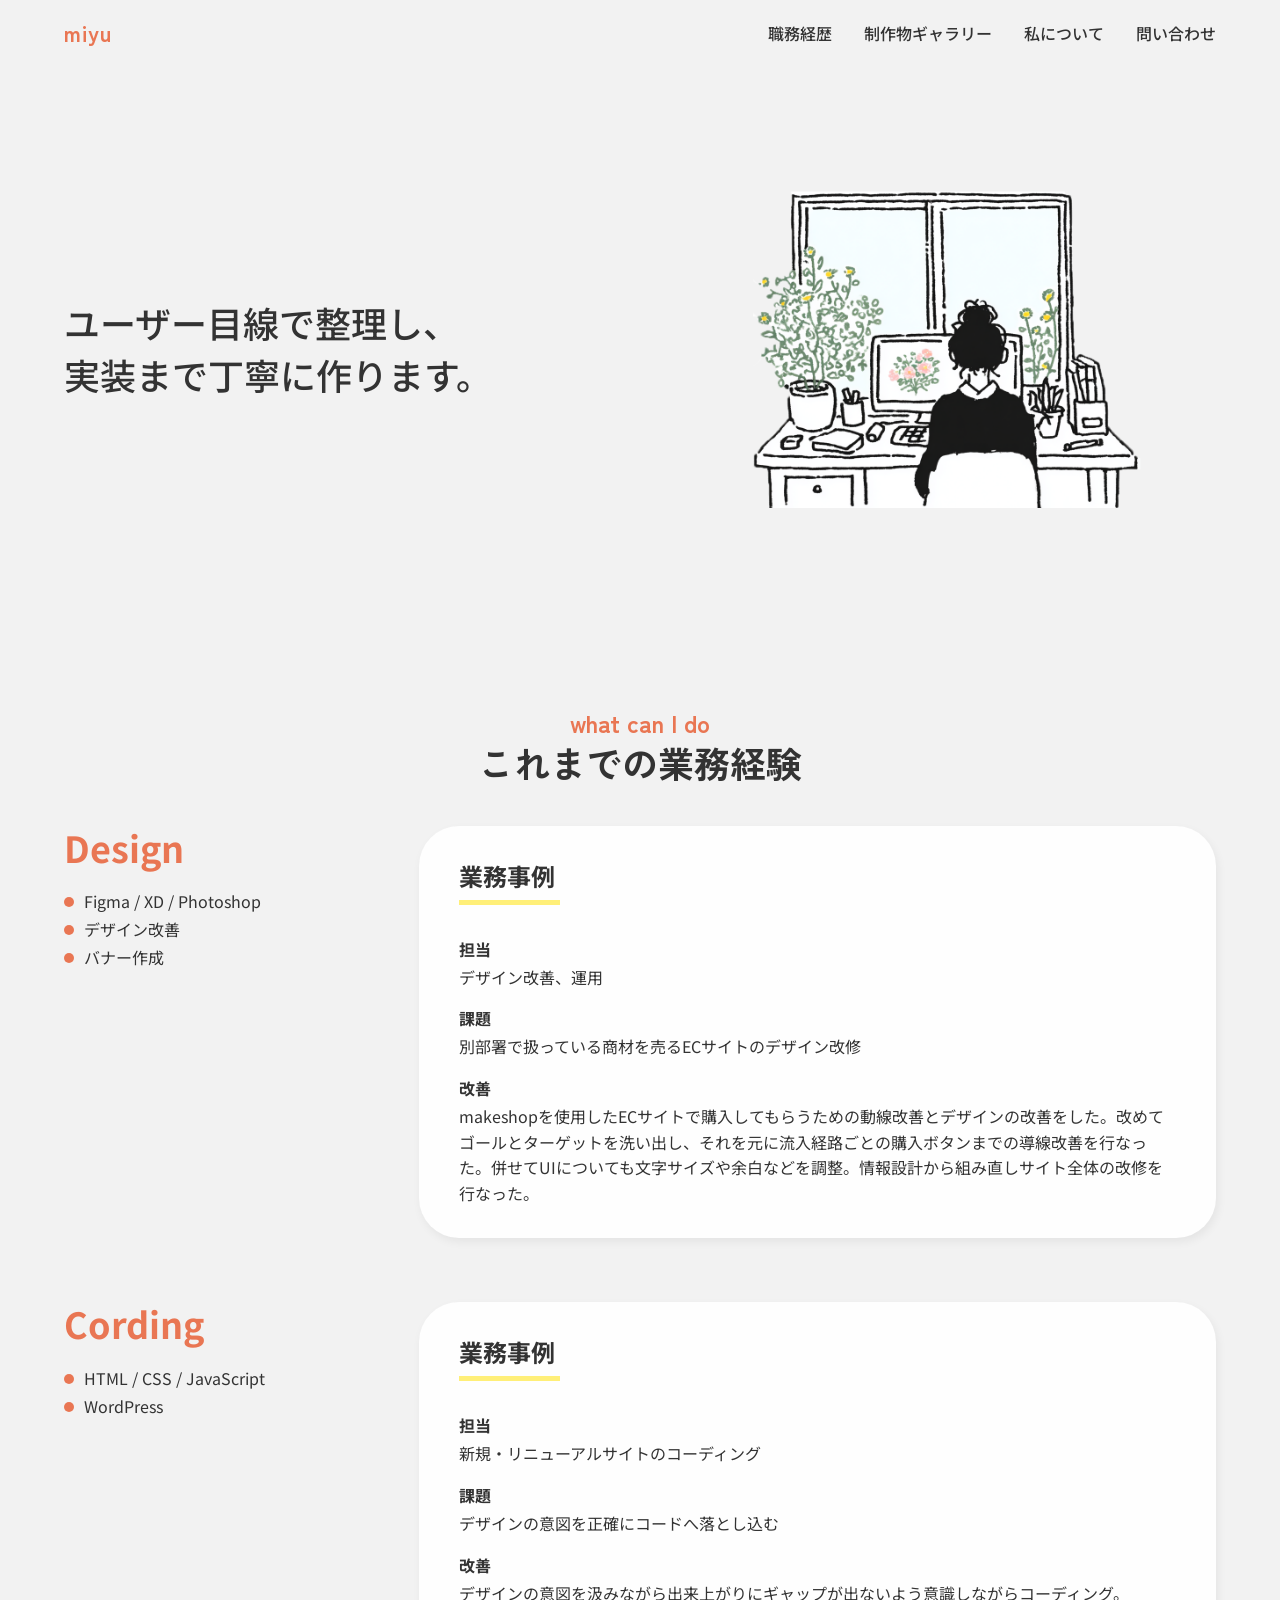
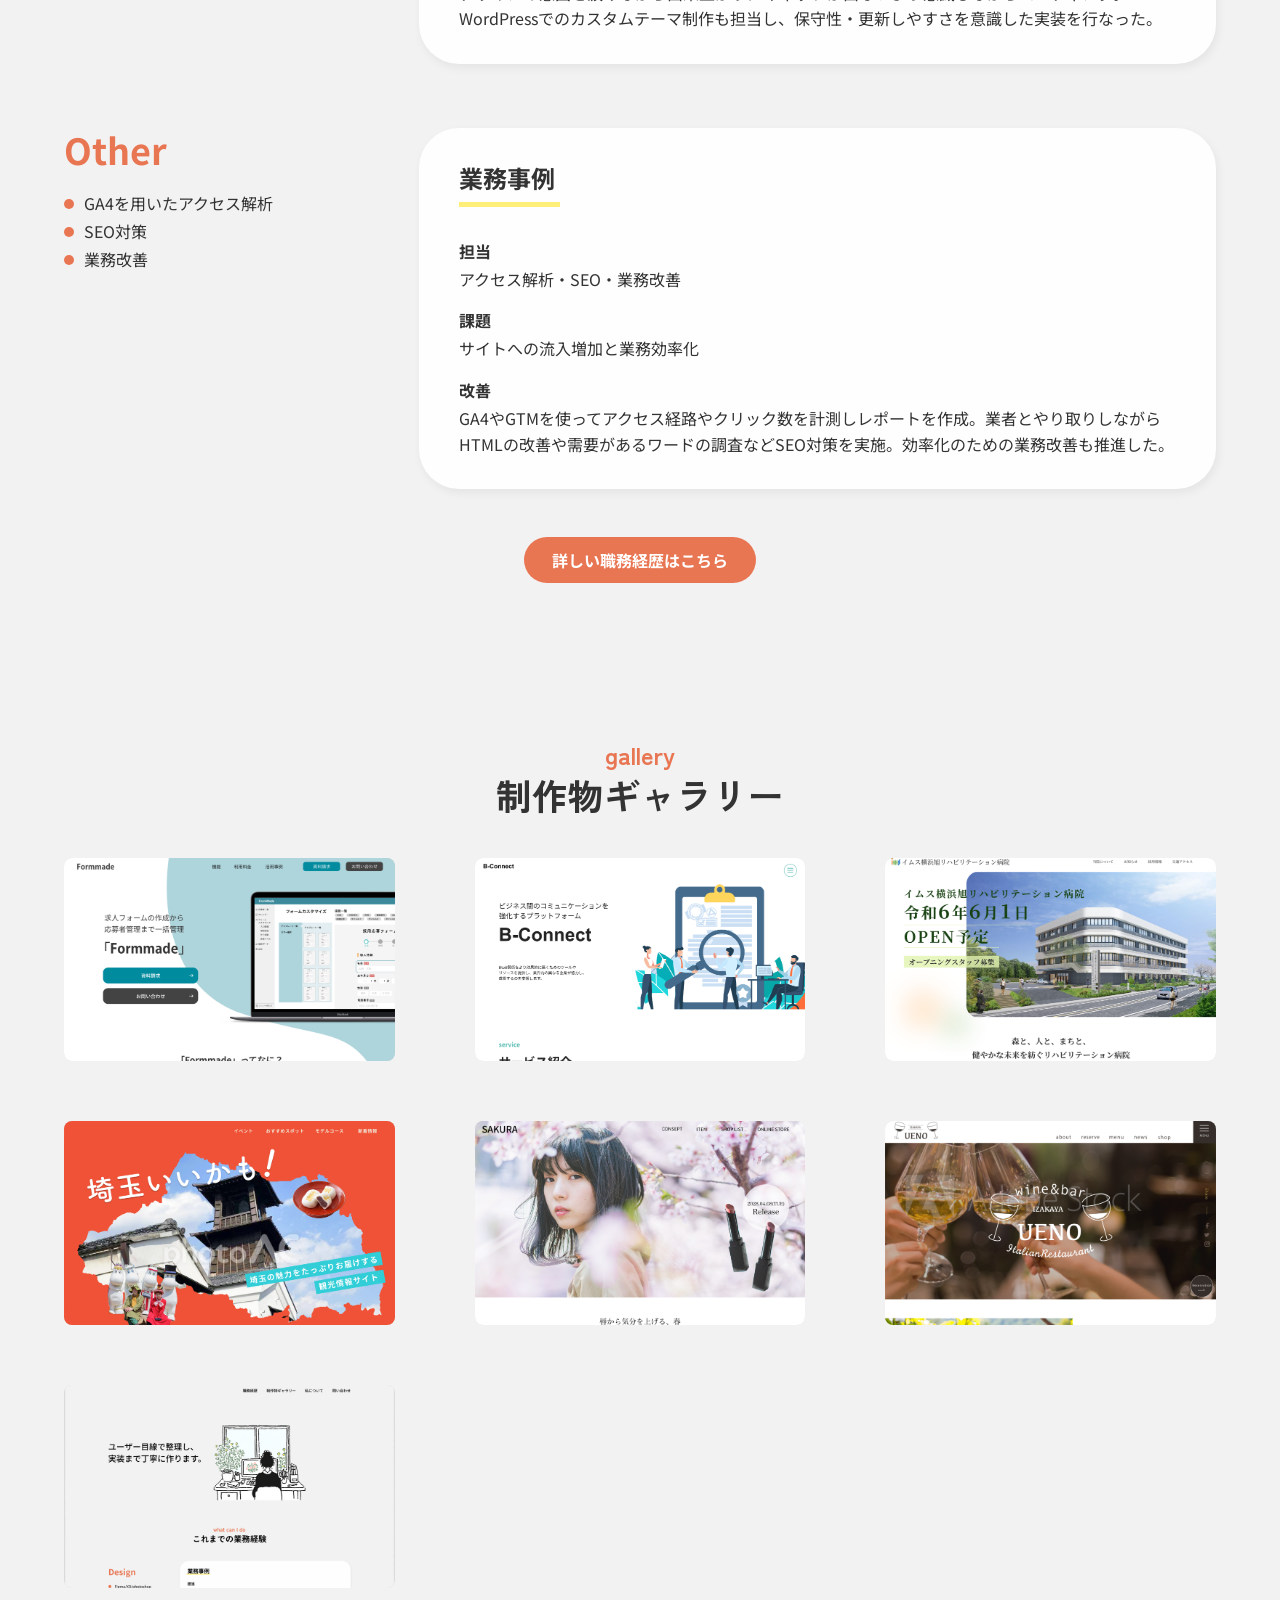
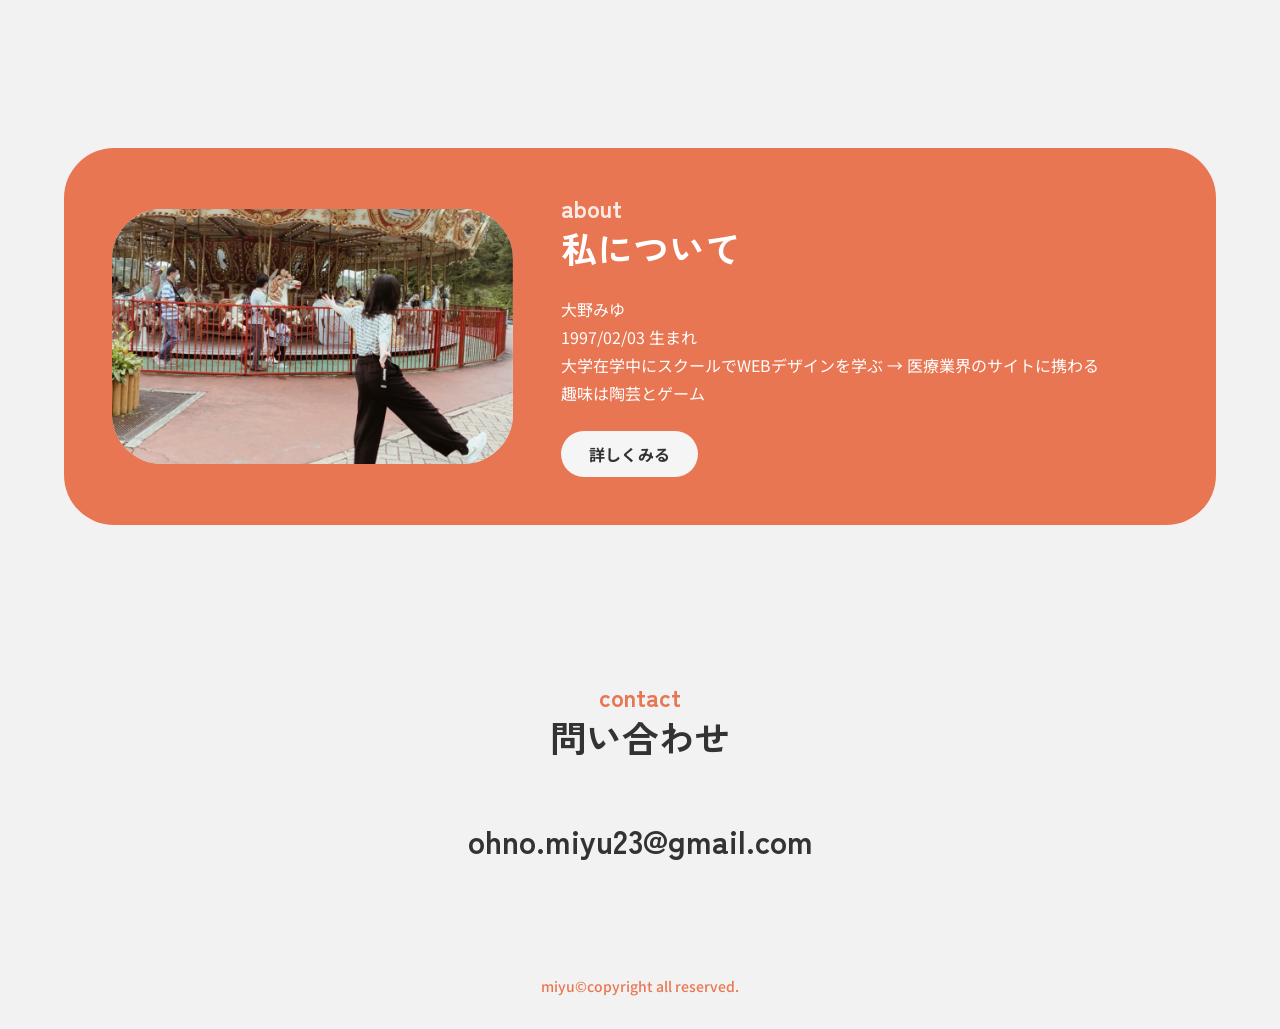
<file: index.html>
<!DOCTYPE html>
<html lang="ja">
<head>
  <meta charset="UTF-8">
  <meta name="viewport" content="width=device-width, initial-scale=1.0">
  <title>Miyu Ohno | Portfolio</title>
  <link rel="preconnect" href="https://fonts.googleapis.com">
  <link rel="preconnect" href="https://fonts.gstatic.com" crossorigin>
  <link href="https://fonts.googleapis.com/css2?family=Noto+Sans+JP:wght@400;500;700&family=Zen+Kaku+Gothic+New:wght@700&display=swap" rel="stylesheet">
  <link rel="stylesheet" href="css/reset.css">
  <link rel="stylesheet" href="css/style.css">
</head>
<body>

  <header class="header">
    <div class="header__inner">
      <p class="header__logo">miyu</p>
      <button class="nav__toggle" aria-label="メニューを開く" aria-expanded="false">
        <span></span>
        <span></span>
        <span></span>
      </button>
      <nav class="header__nav" aria-label="グローバルナビゲーション">
        <ul class="nav__list">
          <li><a href="career/index.html">職務経歴</a></li>
          <li><a href="works/index.html">制作物ギャラリー</a></li>
          <li><a href="about/index.html">私について</a></li>
          <li><a href="#contact">問い合わせ</a></li>
        </ul>
      </nav>
    </div>
  </header>

  <main>

    <!-- MV -->
    <section class="mv" aria-label="メインビジュアル">
      <div class="mv__inner">
        <h1 class="mv__copy">ユーザー目線で整理し、<br>実装まで丁寧に作ります。</h1>
        <div class="mv__image">
          <img src="img/mv.png" alt="デスクで作業するイラスト">
        </div>
      </div>
    </section>

    <!-- これまでの業務経験 -->
    <section class="section work" aria-labelledby="work-heading">
      <div class="inner">
        <div class="section-heading section-heading--center">
          <span class="section-heading__en">what can I do</span>
          <h2 class="section-heading__jp" id="work-heading">これまでの業務経験</h2>
        </div>

        <div class="work__cards">

          <article class="work-card">
            <div class="work-card__skill">
              <h3 class="work-card__category">Design</h3>
              <ul class="work-card__list">
                <li>Figma / XD / Photoshop</li>
                <li>デザイン改善</li>
                <li>バナー作成</li>
              </ul>
            </div>
            <div class="work-card__detail">
              <h4 class="work-card__subtitle">業務事例</h4>
              <dl class="work-card__dl">
                <div>
                  <dt>担当</dt>
                  <dd>デザイン改善、運用</dd>
                </div>
                <div>
                  <dt>課題</dt>
                  <dd>別部署で扱っている商材を売るECサイトのデザイン改修</dd>
                </div>
                <div>
                  <dt>改善</dt>
                  <dd>makeshopを使用したECサイトで購入してもらうための動線改善とデザインの改善をした。改めてゴールとターゲットを洗い出し、それを元に流入経路ごとの購入ボタンまでの導線改善を行なった。併せてUIについても文字サイズや余白などを調整。情報設計から組み直しサイト全体の改修を行なった。</dd>
                </div>
              </dl>
            </div>
          </article>

          <article class="work-card">
            <div class="work-card__skill">
              <h3 class="work-card__category">Cording</h3>
              <ul class="work-card__list">
                <li>HTML / CSS / JavaScript</li>
                <li>WordPress</li>
              </ul>
            </div>
            <div class="work-card__detail">
              <h4 class="work-card__subtitle">業務事例</h4>
              <dl class="work-card__dl">
                <div>
                  <dt>担当</dt>
                  <dd>新規・リニューアルサイトのコーディング</dd>
                </div>
                <div>
                  <dt>課題</dt>
                  <dd>デザインの意図を正確にコードへ落とし込む</dd>
                </div>
                <div>
                  <dt>改善</dt>
                  <dd>デザインの意図を汲みながら出来上がりにギャップが出ないよう意識しながらコーディング。WordPressでのカスタムテーマ制作も担当し、保守性・更新しやすさを意識した実装を行なった。</dd>
                </div>
              </dl>
            </div>
          </article>

          <article class="work-card">
            <div class="work-card__skill">
              <h3 class="work-card__category">Other</h3>
              <ul class="work-card__list">
                <li>GA4を用いたアクセス解析</li>
                <li>SEO対策</li>
                <li>業務改善</li>
              </ul>
            </div>
            <div class="work-card__detail">
              <h4 class="work-card__subtitle">業務事例</h4>
              <dl class="work-card__dl">
                <div>
                  <dt>担当</dt>
                  <dd>アクセス解析・SEO・業務改善</dd>
                </div>
                <div>
                  <dt>課題</dt>
                  <dd>サイトへの流入増加と業務効率化</dd>
                </div>
                <div>
                  <dt>改善</dt>
                  <dd>GA4やGTMを使ってアクセス経路やクリック数を計測しレポートを作成。業者とやり取りしながらHTMLの改善や需要があるワードの調査などSEO対策を実施。効率化のための業務改善も推進した。</dd>
                </div>
              </dl>
            </div>
          </article>

        </div>

        <p class="work__cta">
          <a class="btn btn--accent" href="career/index.html">詳しい職務経歴はこちら</a>
        </p>
      </div>
    </section>

    <!-- 制作物ギャラリー -->
    <section class="section" aria-labelledby="gallery-heading">
      <div class="inner">
        <div class="section-heading section-heading--center">
          <span class="section-heading__en">gallery</span>
          <h2 class="section-heading__jp" id="gallery-heading">制作物ギャラリー</h2>
        </div>
        <ul class="gallery__grid">
          <li><a class="gallery__item" href="works/works12.html" aria-label="制作物を見る"><img src="img/works12.png"></a></li>
          <li><a class="gallery__item" href="works/works11.html" aria-label="制作物を見る"><img src="img/works11.png"></a></li>
          <li><a class="gallery__item" href="works/works07.html" aria-label="制作物を見る"><img src="img/works07.png"></a></li>
          <li><a class="gallery__item" href="works/works06.html" aria-label="制作物を見る"><img src="img/works06.png"></a></li>
          <li><a class="gallery__item" href="works/works05.html" aria-label="制作物を見る"><img src="img/works05.png"></a></li>
          <li><a class="gallery__item" href="works/works04.html" aria-label="制作物を見る"><img src="img/works04.png"></a></li>
          <li><a class="gallery__item" href="works/works13.html" aria-label="制作物を見る"><img src="img/works13.png"></a></li>
        </ul>
      </div>
    </section>

    <!-- 私について -->
    <section class="section" id="about" aria-labelledby="about-heading">
      <div class="inner">
        <div class="about__card">
          <div class="about__photo"><img src="img/me.png"></div>
          <div class="about__body">
            <div class="section-heading">
              <span class="section-heading__en">about</span>
              <h2 class="section-heading__jp" id="about-heading">私について</h2>
            </div>
            <p class="about__text">
              大野みゆ<br>
              1997/02/03 生まれ<br>
              大学在学中にスクールでWEBデザインを学ぶ → 医療業界のサイトに携わる<br>
              趣味は陶芸とゲーム
            </p>
            <a class="btn btn--light" href="about/index.html">詳しくみる</a>
          </div>
        </div>
      </div>
    </section>

    <!-- 問い合わせ -->
    <section class="section contact" id="contact" aria-labelledby="contact-heading">
      <div class="inner">
        <div class="section-heading section-heading--center">
          <span class="section-heading__en">contact</span>
          <h2 class="section-heading__jp" id="contact-heading">問い合わせ</h2>
        </div>
        <a class="contact__email" href="mailto:ohno.miyu23@gmail.com">ohno.miyu23@gmail.com</a>
      </div>
    </section>

  </main>

  <footer class="footer">
    <p class="footer__copy">miyu©︎copyright all reserved.</p>
  </footer>

  <script src="js/main.js"></script>

</body>
</html>
</file>
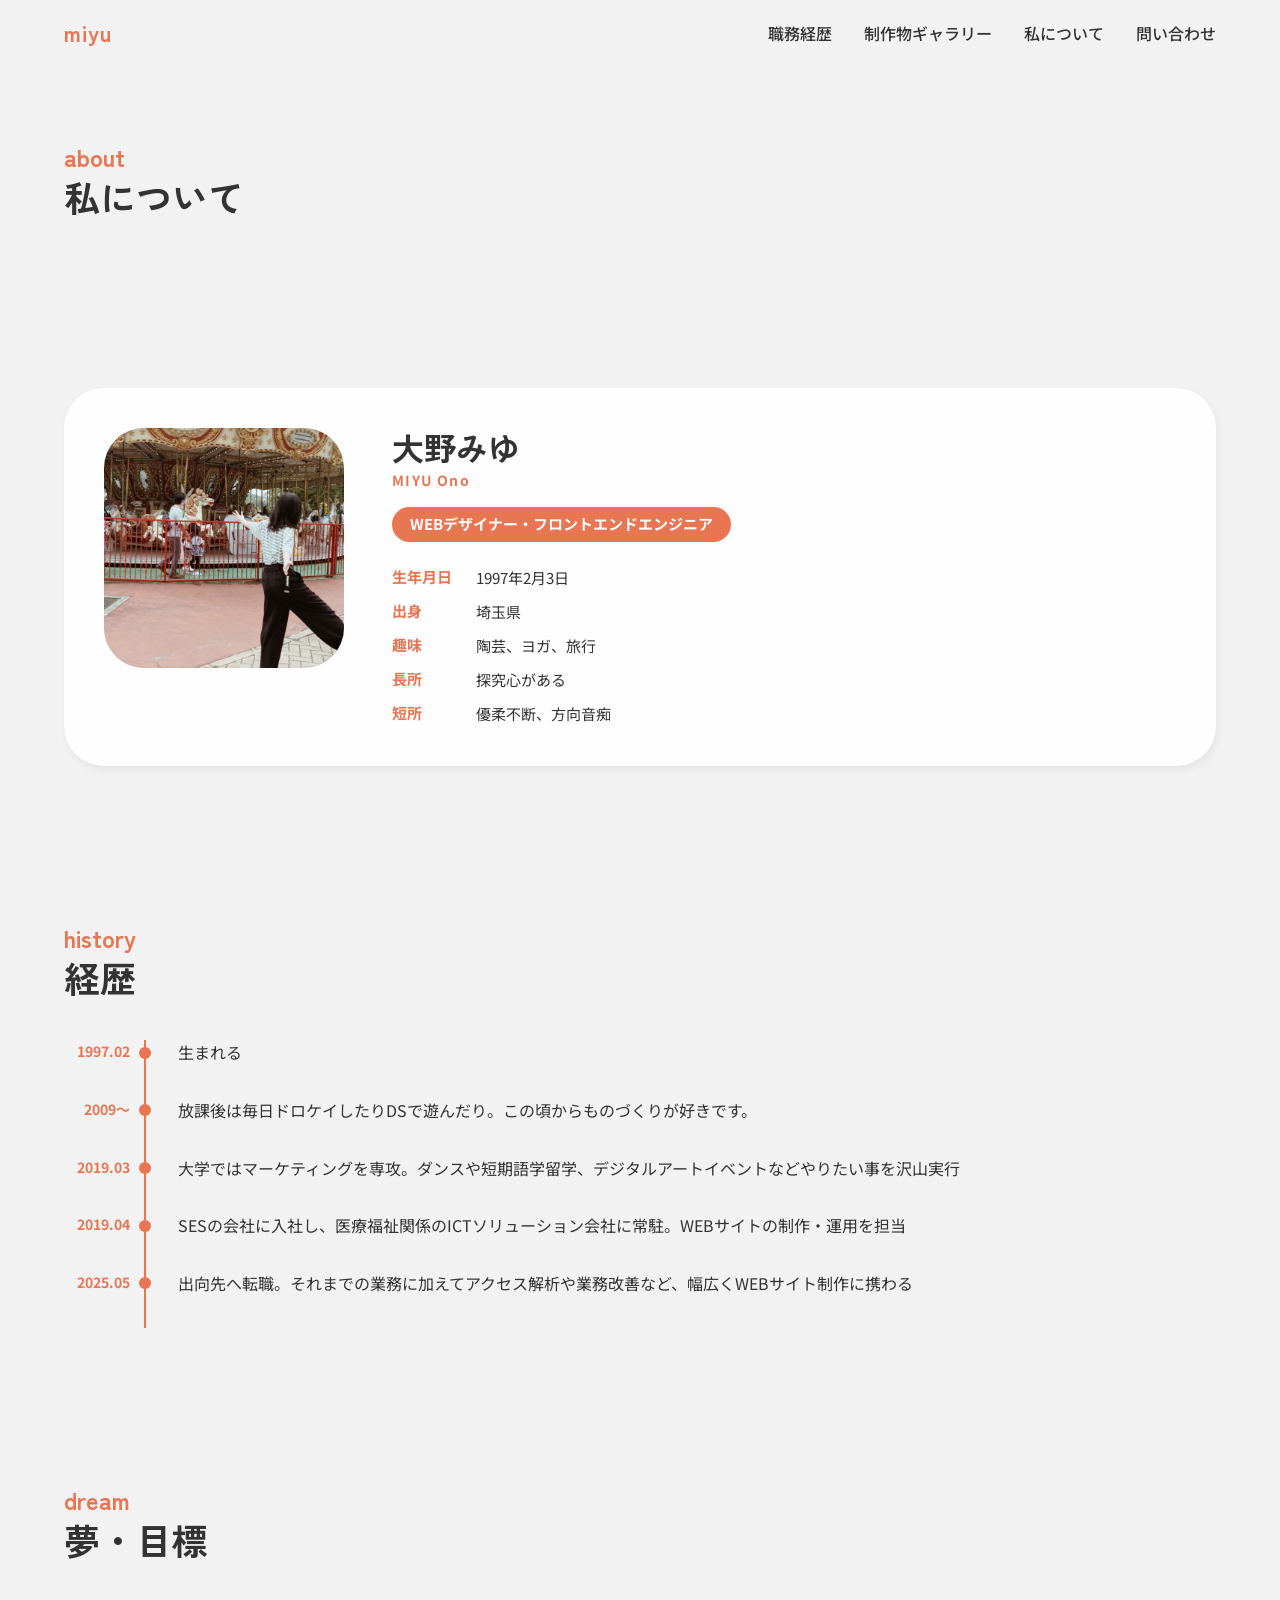
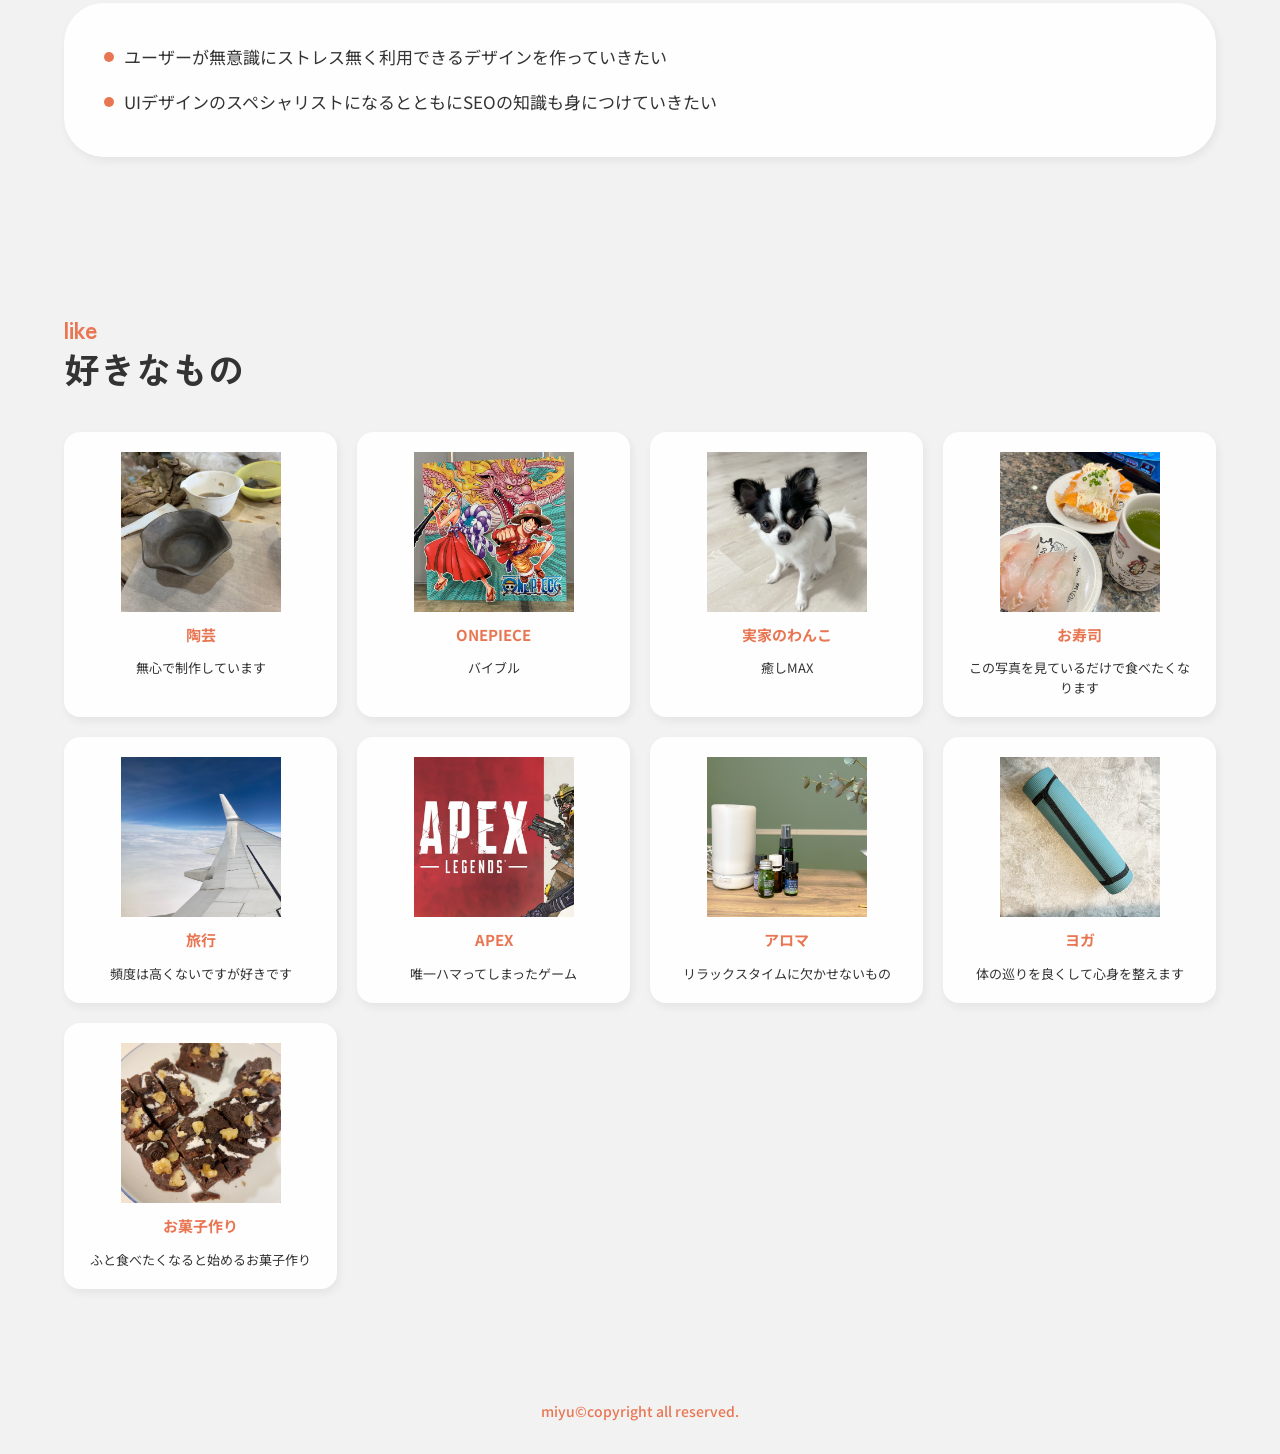
<file: about/index.html>
<!DOCTYPE html>
<html lang="ja">
<head>
  <meta charset="UTF-8">
  <meta name="viewport" content="width=device-width, initial-scale=1.0">
  <title>私について | Miyu Ohno Portfolio</title>
  <link rel="preconnect" href="https://fonts.googleapis.com">
  <link rel="preconnect" href="https://fonts.gstatic.com" crossorigin>
  <link href="https://fonts.googleapis.com/css2?family=Noto+Sans+JP:wght@400;500;700&family=Zen+Kaku+Gothic+New:wght@700&display=swap" rel="stylesheet">
  <link rel="stylesheet" href="../css/reset.css">
  <link rel="stylesheet" href="../css/style.css">
</head>
<body>

  <header class="header">
    <div class="header__inner">
      <p class="header__logo"><a href="../index.html">miyu</a></p>
      <button class="nav__toggle" aria-label="メニューを開く" aria-expanded="false">
        <span></span>
        <span></span>
        <span></span>
      </button>
      <nav class="header__nav" aria-label="グローバルナビゲーション">
        <ul class="nav__list">
          <li><a href="../career/index.html">職務経歴</a></li>
          <li><a href="../works/index.html">制作物ギャラリー</a></li>
          <li><a href="../about/index.html">私について</a></li>
          <li><a href="../index.html#contact">問い合わせ</a></li>
        </ul>
      </nav>
    </div>
  </header>

  <main>

    <!-- ページタイトル -->
    <div class="page-heading">
      <div class="page-heading__inner">
        <div class="section-heading">
          <span class="section-heading__en">about</span>
          <h1 class="section-heading__jp">私について</h1>
        </div>
      </div>
    </div>


    <!-- ━━━━━━━━━━━━━━━━━━━━━━━━━━━━
         Profile
    ━━━━━━━━━━━━━━━━━━━━━━━━━━━━ -->
    <section class="section" aria-labelledby="profile-heading">
      <div class="inner">
        <div class="about-profile">
          <div class="about-profile__photo">
            <img src="../img/me.png" alt="大野みゆ">
          </div>
          <div class="about-profile__body">
            <p class="about-profile__name">大野みゆ</p>
            <p class="about-profile__name-en">MIYU Ono</p>
            <p class="about-profile__job">WEBデザイナー・フロントエンドエンジニア</p>
            <dl class="about-profile__dl">
              <dt>生年月日</dt>
              <dd>1997年2月3日</dd>
              <dt>出身</dt>
              <dd>埼玉県</dd>
              <dt>趣味</dt>
              <dd>陶芸、ヨガ、旅行</dd>
              <dt>長所</dt>
              <dd>探究心がある</dd>
              <dt>短所</dt>
              <dd>優柔不断、方向音痴</dd>
            </dl>
          </div>
        </div>
      </div>
    </section>


    <!-- ━━━━━━━━━━━━━━━━━━━━━━━━━━━━
         History
    ━━━━━━━━━━━━━━━━━━━━━━━━━━━━ -->
    <section class="section" aria-labelledby="history-heading">
      <div class="inner">
        <div class="section-heading">
          <span class="section-heading__en">history</span>
          <h2 class="section-heading__jp" id="history-heading">経歴</h2>
        </div>
        <ul class="about-history">
          <li class="about-history__item">
            <span class="about-history__date">1997.02</span>
            <p class="about-history__body">生まれる</p>
          </li>
          <li class="about-history__item">
            <span class="about-history__date">2009〜</span>
            <p class="about-history__body">放課後は毎日ドロケイしたりDSで遊んだり。この頃からものづくりが好きです。</p>
          </li>
          <li class="about-history__item">
            <span class="about-history__date">2019.03</span>
            <p class="about-history__body">大学ではマーケティングを専攻。ダンスや短期語学留学、デジタルアートイベントなどやりたい事を沢山実行</p>
          </li>
          <li class="about-history__item">
            <span class="about-history__date">2019.04</span>
            <p class="about-history__body">SESの会社に入社し、医療福祉関係のICTソリューション会社に常駐。WEBサイトの制作・運用を担当</p>
          </li>
          <li class="about-history__item">
            <span class="about-history__date">2025.05</span>
            <p class="about-history__body">出向先へ転職。それまでの業務に加えてアクセス解析や業務改善など、幅広くWEBサイト制作に携わる</p>
          </li>
        </ul>
      </div>
    </section>


    <!-- ━━━━━━━━━━━━━━━━━━━━━━━━━━━━
         Dream
    ━━━━━━━━━━━━━━━━━━━━━━━━━━━━ -->
    <section class="section" aria-labelledby="dream-heading">
      <div class="inner">
        <div class="section-heading">
          <span class="section-heading__en">dream</span>
          <h2 class="section-heading__jp" id="dream-heading">夢・目標</h2>
        </div>
        <div class="about-dream">
          <p>ユーザーが無意識にストレス無く利用できるデザインを作っていきたい</p>
          <p>UIデザインのスペシャリストになるとともにSEOの知識も身につけていきたい</p>
        </div>
      </div>
    </section>


    <!-- ━━━━━━━━━━━━━━━━━━━━━━━━━━━━
         Like
    ━━━━━━━━━━━━━━━━━━━━━━━━━━━━ -->
    <section class="section" aria-labelledby="like-heading">
      <div class="inner">
        <div class="section-heading">
          <span class="section-heading__en">like</span>
          <h2 class="section-heading__jp" id="like-heading">好きなもの</h2>
        </div>
        <ul class="about-like">
          <li class="about-like__item">
            <img class="about-like__img" src="img/like_pottery.jpg" alt="">
            <p class="about-like__title">陶芸</p>
            <p class="about-like__desc">無心で制作しています</p>
          </li>
          <li class="about-like__item">
            <img class="about-like__img" src="img/like_onepiece.png" alt="">
            <p class="about-like__title">ONEPIECE</p>
            <p class="about-like__desc">バイブル</p>
          </li>
          <li class="about-like__item">
            <img class="about-like__img" src="img/like_ten.png" alt="">
            <p class="about-like__title">実家のわんこ</p>
            <p class="about-like__desc">癒しMAX</p>
          </li>
          <li class="about-like__item">
            <img class="about-like__img" src="img/like_sushi.png" alt="">
            <p class="about-like__title">お寿司</p>
            <p class="about-like__desc">この写真を見ているだけで食べたくなります</p>
          </li>
          <li class="about-like__item">
            <img class="about-like__img" src="img/like_trip.jpg" alt="">
            <p class="about-like__title">旅行</p>
            <p class="about-like__desc">頻度は高くないですが好きです</p>
          </li>
          <li class="about-like__item">
            <img class="about-like__img" src="img/like_apex.png" alt="">
            <p class="about-like__title">APEX</p>
            <p class="about-like__desc">唯一ハマってしまったゲーム</p>
          </li>
          <li class="about-like__item">
            <img class="about-like__img" src="img/like_aroma.png" alt="">
            <p class="about-like__title">アロマ</p>
            <p class="about-like__desc">リラックスタイムに欠かせないもの</p>
          </li>
          <li class="about-like__item">
            <img class="about-like__img" src="img/like_yoga.png" alt="">
            <p class="about-like__title">ヨガ</p>
            <p class="about-like__desc">体の巡りを良くして心身を整えます</p>
          </li>
          <li class="about-like__item">
            <img class="about-like__img" src="img/like_sweets.png" alt="">
            <p class="about-like__title">お菓子作り</p>
            <p class="about-like__desc">ふと食べたくなると始めるお菓子作り</p>
          </li>
        </ul>
      </div>
    </section>

  </main>

  <footer class="footer">
    <p class="footer__copy">miyu©︎copyright all reserved.</p>
  </footer>

  <script src="../js/main.js"></script>

</body>
</html>
</file>
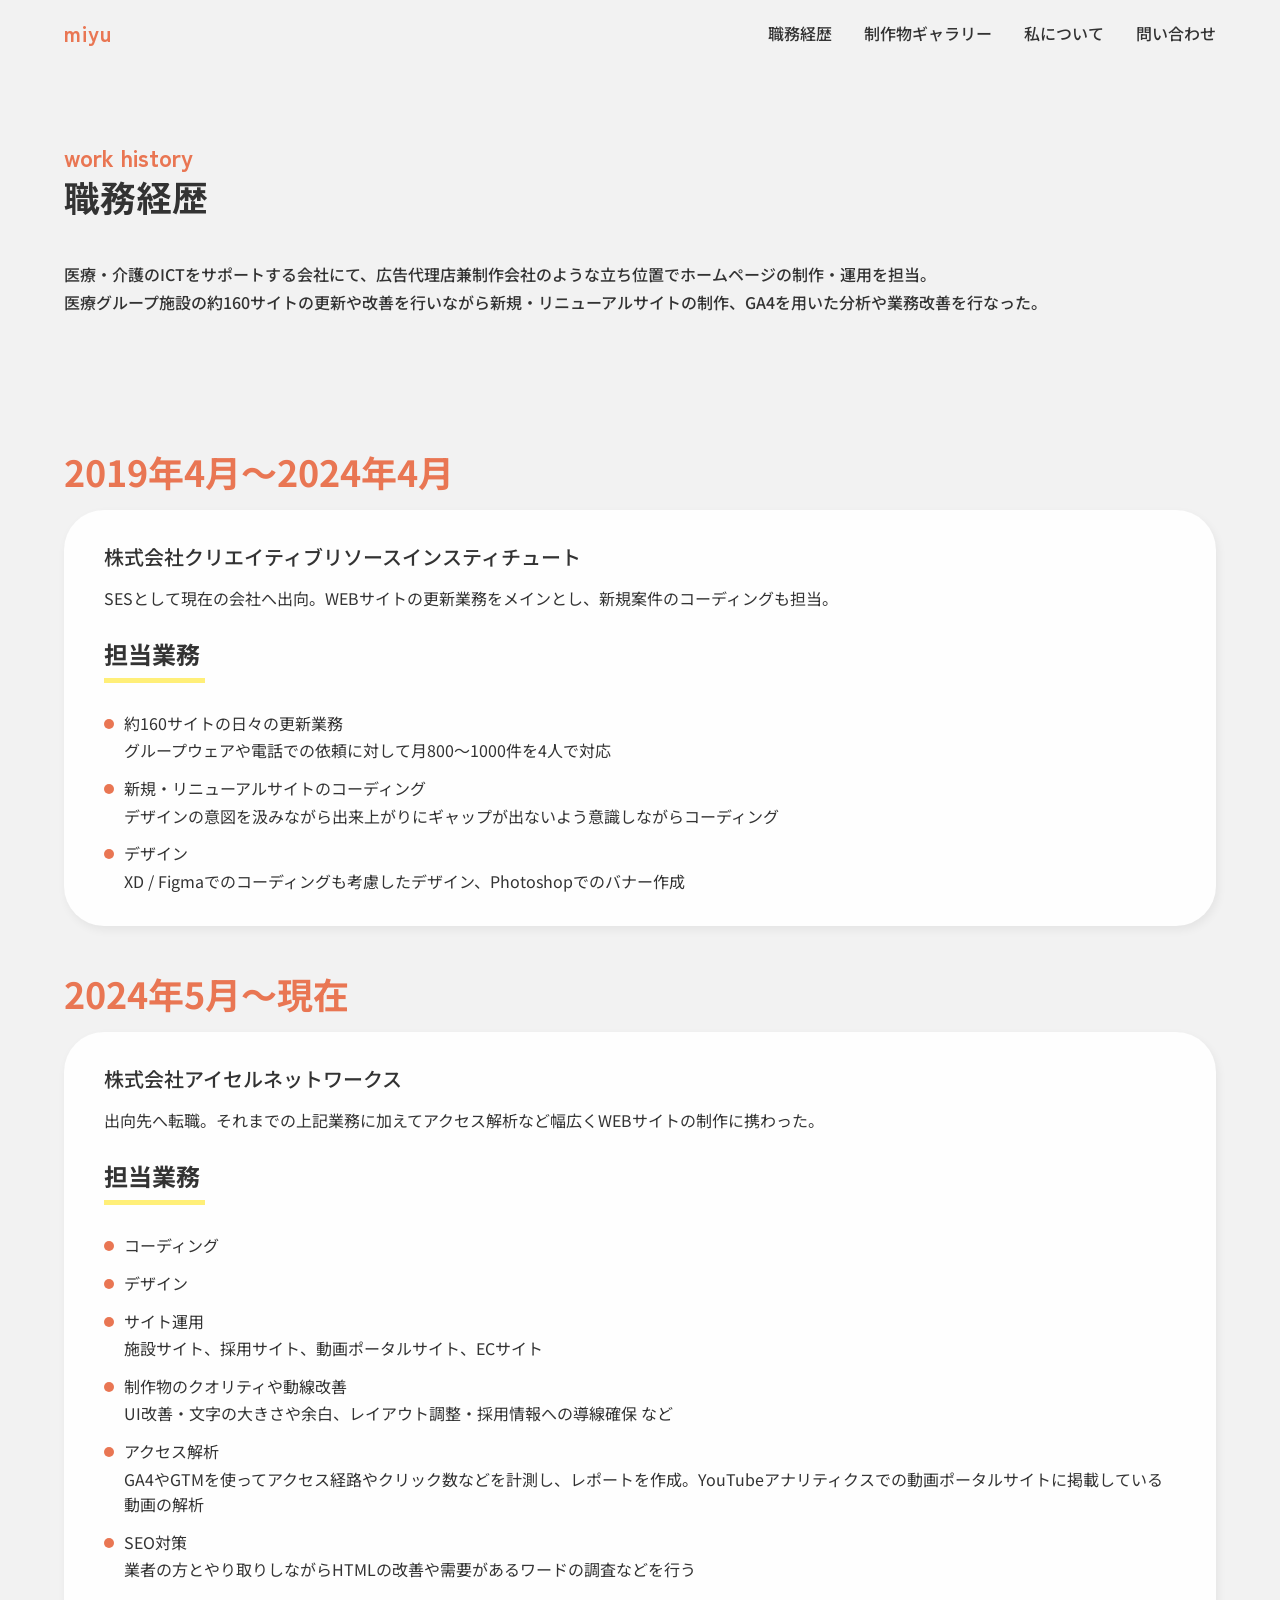
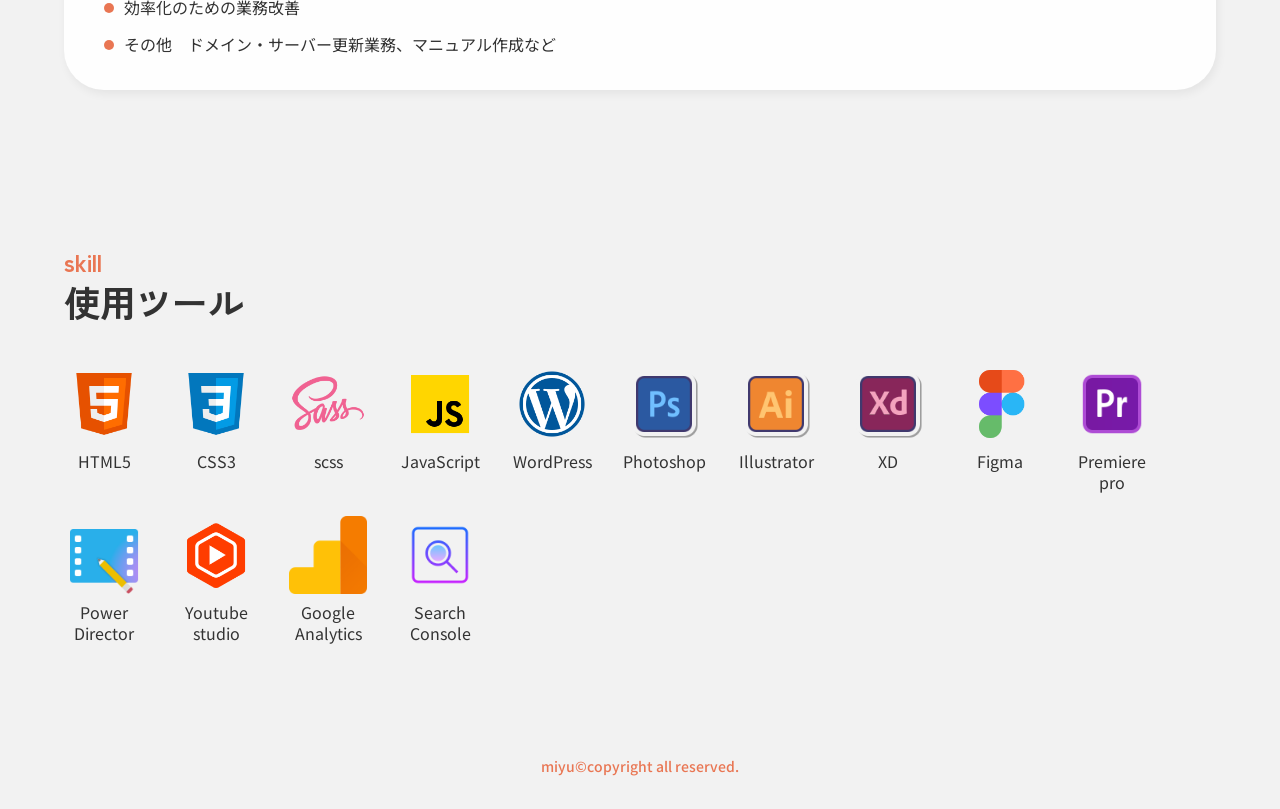
<file: career/index.html>
<!DOCTYPE html>
<html lang="ja">
<head>
  <meta charset="UTF-8">
  <meta name="viewport" content="width=device-width, initial-scale=1.0">
  <title>職務経歴 | Miyu Ohno Portfolio</title>
  <link rel="preconnect" href="https://fonts.googleapis.com">
  <link rel="preconnect" href="https://fonts.gstatic.com" crossorigin>
  <link href="https://fonts.googleapis.com/css2?family=Noto+Sans+JP:wght@400;500;700&family=Zen+Kaku+Gothic+New:wght@700&display=swap" rel="stylesheet">
  <link rel="stylesheet" href="../css/reset.css">
  <link rel="stylesheet" href="../css/style.css">
</head>
<body>

  <header class="header">
    <div class="header__inner">
      <p class="header__logo"><a href="../index.html">miyu</a></p>
      <button class="nav__toggle" aria-label="メニューを開く" aria-expanded="false">
        <span></span>
        <span></span>
        <span></span>
      </button>
      <nav class="header__nav" aria-label="グローバルナビゲーション">
        <ul class="nav__list">
          <li><a href="../career/index.html">職務経歴</a></li>
          <li><a href="../works/index.html">制作物ギャラリー</a></li>
          <li><a href="../about/index.html">私について</a></li>
          <li><a href="../index.html#contact">問い合わせ</a></li>
        </ul>
      </nav>
    </div>
  </header>

  <main>

    <!-- 職務経歴 見出し -->
    <div class="page-heading">
      <div class="page-heading__inner">
        <div class="section-heading">
          <span class="section-heading__en">work history</span>
          <h1 class="section-heading__jp">職務経歴</h1>
        </div>
        <p class="page-intro">
          医療・介護のICTをサポートする会社にて、広告代理店兼制作会社のような立ち位置でホームページの制作・運用を担当。<br>
          医療グループ施設の約160サイトの更新や改善を行いながら新規・リニューアルサイトの制作、GA4を用いた分析や業務改善を行なった。
        </p>
      </div>
    </div>

    <!-- 職歴カード一覧 -->
    <section class="section" aria-label="職歴">
      <div class="inner">
        <div class="career-cards">

          <article class="career-card">
            <p class="career-card__period">2019年4月〜2024年4月</p>
            <div class="career-card__body">
              <h2 class="career-card__company">株式会社クリエイティブリソースインスティチュート</h2>
              <p class="career-card__desc">SESとして現在の会社へ出向。WEBサイトの更新業務をメインとし、新規案件のコーディングも担当。</p>
              <h3 class="career-card__tasks-title">担当業務</h3>
              <ul class="career-card__list">
                <li class="career-card__list-item">
                  <p>約160サイトの日々の更新業務</p>
                  <small>グループウェアや電話での依頼に対して月800〜1000件を4人で対応</small>
                </li>
                <li class="career-card__list-item">
                  <p>新規・リニューアルサイトのコーディング</p>
                  <small>デザインの意図を汲みながら出来上がりにギャップが出ないよう意識しながらコーディング</small>
                </li>
                <li class="career-card__list-item">
                  <p>デザイン</p>
                  <small>XD / Figmaでのコーディングも考慮したデザイン、Photoshopでのバナー作成</small>
                </li>
              </ul>
            </div>
          </article>

          <article class="career-card">
            <p class="career-card__period">2024年5月〜現在</p>
            <div class="career-card__body">
              <h2 class="career-card__company">株式会社アイセルネットワークス</h2>
              <p class="career-card__desc">出向先へ転職。それまでの上記業務に加えてアクセス解析など幅広くWEBサイトの制作に携わった。</p>
              <h3 class="career-card__tasks-title">担当業務</h3>
              <ul class="career-card__list">
                <li class="career-card__list-item"><p>コーディング</p></li>
                <li class="career-card__list-item"><p>デザイン</p></li>
                <li class="career-card__list-item">
                  <p>サイト運用</p>
                  <small>施設サイト、採用サイト、動画ポータルサイト、ECサイト</small>
                </li>
                <li class="career-card__list-item">
                  <p>制作物のクオリティや動線改善</p>
                  <small>UI改善・文字の大きさや余白、レイアウト調整・採用情報への導線確保 など</small>
                </li>
                <li class="career-card__list-item">
                  <p>アクセス解析</p>
                  <small>GA4やGTMを使ってアクセス経路やクリック数などを計測し、レポートを作成。YouTubeアナリティクスでの動画ポータルサイトに掲載している動画の解析</small>
                </li>
                <li class="career-card__list-item">
                  <p>SEO対策</p>
                  <small>業者の方とやり取りしながらHTMLの改善や需要があるワードの調査などを行う</small>
                </li>
                <li class="career-card__list-item"><p>効率化のための業務改善</p></li>
                <li class="career-card__list-item"><p>その他　ドメイン・サーバー更新業務、マニュアル作成など</p></li>
              </ul>
            </div>
          </article>

        </div>
      </div>
    </section>

    <!-- 使用ツール -->
    <section class="section skills" aria-labelledby="skills-heading">
      <div class="inner">
        <div class="section-heading">
          <span class="section-heading__en">skill</span>
          <h2 class="section-heading__jp" id="skills-heading">使用ツール</h2>
        </div>
        <ul class="skill-grid">
          <li class="skill-item">
            <img src="../img/tools/html5.png" alt="HTML5">
            <span class="skill-item__label">HTML5</span>
          </li>
          <li class="skill-item">
            <img src="../img/tools/css3.png" alt="CSS3">
            <span class="skill-item__label">CSS3</span>
          </li>
          <li class="skill-item">
            <img src="../img/tools/scss.png" alt="Sass/SCSS">
            <span class="skill-item__label">scss</span>
          </li>
          <li class="skill-item">
            <img src="../img/tools/javascript.png" alt="JavaScript">
            <span class="skill-item__label">JavaScript</span>
          </li>
          <li class="skill-item">
            <img src="../img/tools/wordpress.png" alt="WordPress">
            <span class="skill-item__label">WordPress</span>
          </li>
          <li class="skill-item">
            <img src="../img/tools/photoshop.png" alt="Photoshop">
            <span class="skill-item__label">Photoshop</span>
          </li>
          <li class="skill-item">
            <img src="../img/tools/illustrator.png" alt="Illustrator">
            <span class="skill-item__label">Illustrator</span>
          </li>
          <li class="skill-item">
            <img src="../img/tools/xd.png" alt="Adobe XD">
            <span class="skill-item__label">XD</span>
          </li>
          <li class="skill-item">
            <img src="../img/tools/figma.png" alt="Figma">
            <span class="skill-item__label">Figma</span>
          </li>
          <li class="skill-item">
            <img src="../img/tools/premiere.png" alt="Premiere Pro">
            <span class="skill-item__label">Premiere<br>pro</span>
          </li>
          <li class="skill-item">
            <img src="../img/tools/power-director.png" alt="Power Director">
            <span class="skill-item__label">Power<br>Director</span>
          </li>
          <li class="skill-item">
            <img src="../img/tools/youtube-studio.png" alt="YouTube Studio">
            <span class="skill-item__label">Youtube<br>studio</span>
          </li>
          <li class="skill-item">
            <img src="../img/tools/google-analytics.png" alt="Google Analytics">
            <span class="skill-item__label">Google<br>Analytics</span>
          </li>
          <li class="skill-item">
            <img src="../img/tools/search-console.png" alt="Search Console">
            <span class="skill-item__label">Search<br>Console</span>
          </li>
        </ul>
      </div>
    </section>


  </main>

  <footer class="footer">
    <p class="footer__copy">miyu©︎copyright all reserved.</p>
  </footer>

  <script src="../js/main.js"></script>

</body>
</html>
</file>
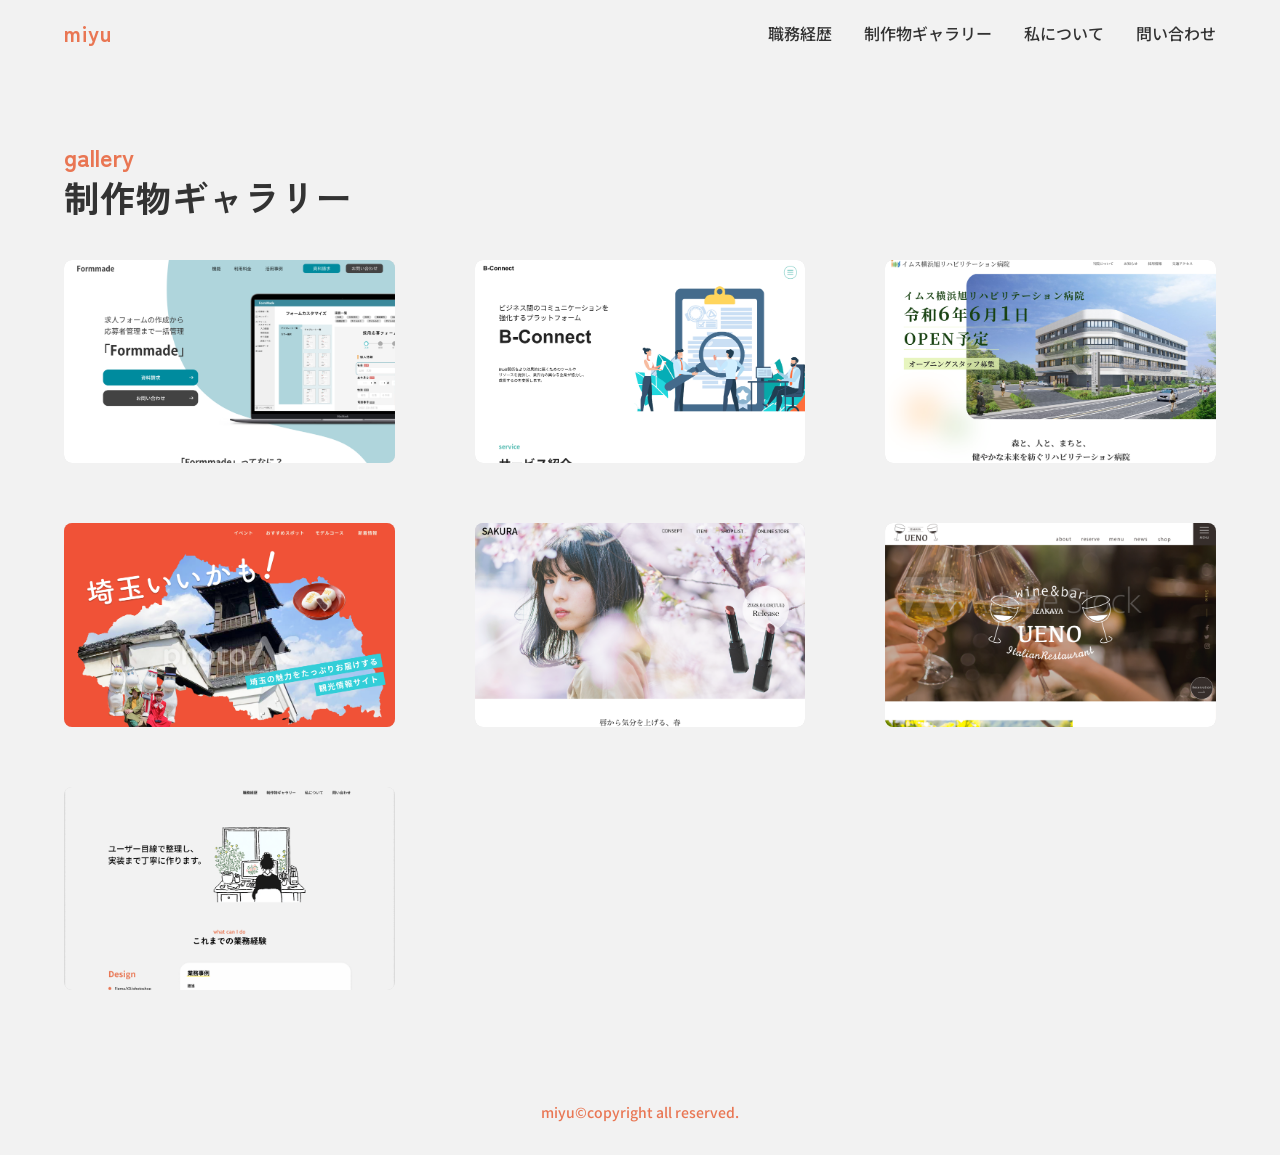
<file: works/index.html>
<!DOCTYPE html>
<html lang="ja">
<head>
  <meta charset="UTF-8">
  <meta name="viewport" content="width=device-width, initial-scale=1.0">
  <title>制作物ギャラリー | Miyu Ohno Portfolio</title>
  <link rel="preconnect" href="https://fonts.googleapis.com">
  <link rel="preconnect" href="https://fonts.gstatic.com" crossorigin>
  <link href="https://fonts.googleapis.com/css2?family=Noto+Sans+JP:wght@400;500;700&family=Zen+Kaku+Gothic+New:wght@700&display=swap" rel="stylesheet">
  <link rel="stylesheet" href="../css/reset.css">
  <link rel="stylesheet" href="../css/style.css">
</head>
<body>

  <header class="header">
    <div class="header__inner">
      <p class="header__logo"><a href="../index.html">miyu</a></p>
      <button class="nav__toggle" aria-label="メニューを開く" aria-expanded="false">
        <span></span>
        <span></span>
        <span></span>
      </button>
      <nav class="header__nav" aria-label="グローバルナビゲーション">
        <ul class="nav__list">
          <li><a href="../career/index.html">職務経歴</a></li>
          <li><a href="../works/index.html">制作物ギャラリー</a></li>
          <li><a href="../about/index.html">私について</a></li>
          <li><a href="../index.html#contact">問い合わせ</a></li>
        </ul>
      </nav>
    </div>
  </header>

  <main>

    <section class="section" aria-labelledby="gallery-heading">
      <div class="inner">
        <div class="section-heading">
          <span class="section-heading__en">gallery</span>
          <h1 class="section-heading__jp" id="gallery-heading">制作物ギャラリー</h1>
        </div>
        <!-- 画像素材が揃い次第 <img> に差し替えてください -->
        <ul class="gallery__grid">
          <li><a class="gallery__item" href="works12.html" aria-label="採用業務効率化webアプリ"><img src="../img/works12.png" alt="採用業務効率化webアプリ"></a></li>
          <li><a class="gallery__item" href="works11.html" aria-label="SaaS 架空サイト"><img src="../img/works11.png" alt="SaaS 架空サイト"></a></li>
          <li><a class="gallery__item" href="works07.html" aria-label="横浜旭リハビリテーション病院オープン前サイト"><img src="../img/works07.png" alt="横浜旭リハビリテーション病院オープン前サイト"></a></li>
          <li><a class="gallery__item" href="works06.html" aria-label="埼玉観光情報サイト"><img src="../img/works06.png" alt="埼玉観光情報サイト"></a></li>
          <li><a class="gallery__item" href="works05.html" aria-label="化粧品リップのサイト"><img src="../img/works05.png" alt="化粧品リップのサイト"></a></li>
          <li><a class="gallery__item" href="works04.html" aria-label="イタリアンレストラン＆バーサイト"><img src="../img/works04.png" alt="イタリアンレストラン＆バーサイト"></a></li>
          <li><a class="gallery__item" href="works13.html" aria-label="ポートフォリオサイト"><img src="../img/works13.png" alt="ポートフォリオサイト"></a></li>
        </ul>
      </div>
    </section>

  </main>

  <footer class="footer">
    <p class="footer__copy">miyu©︎copyright all reserved.</p>
  </footer>

  <script src="../js/main.js"></script>

</body>
</html>
</file>
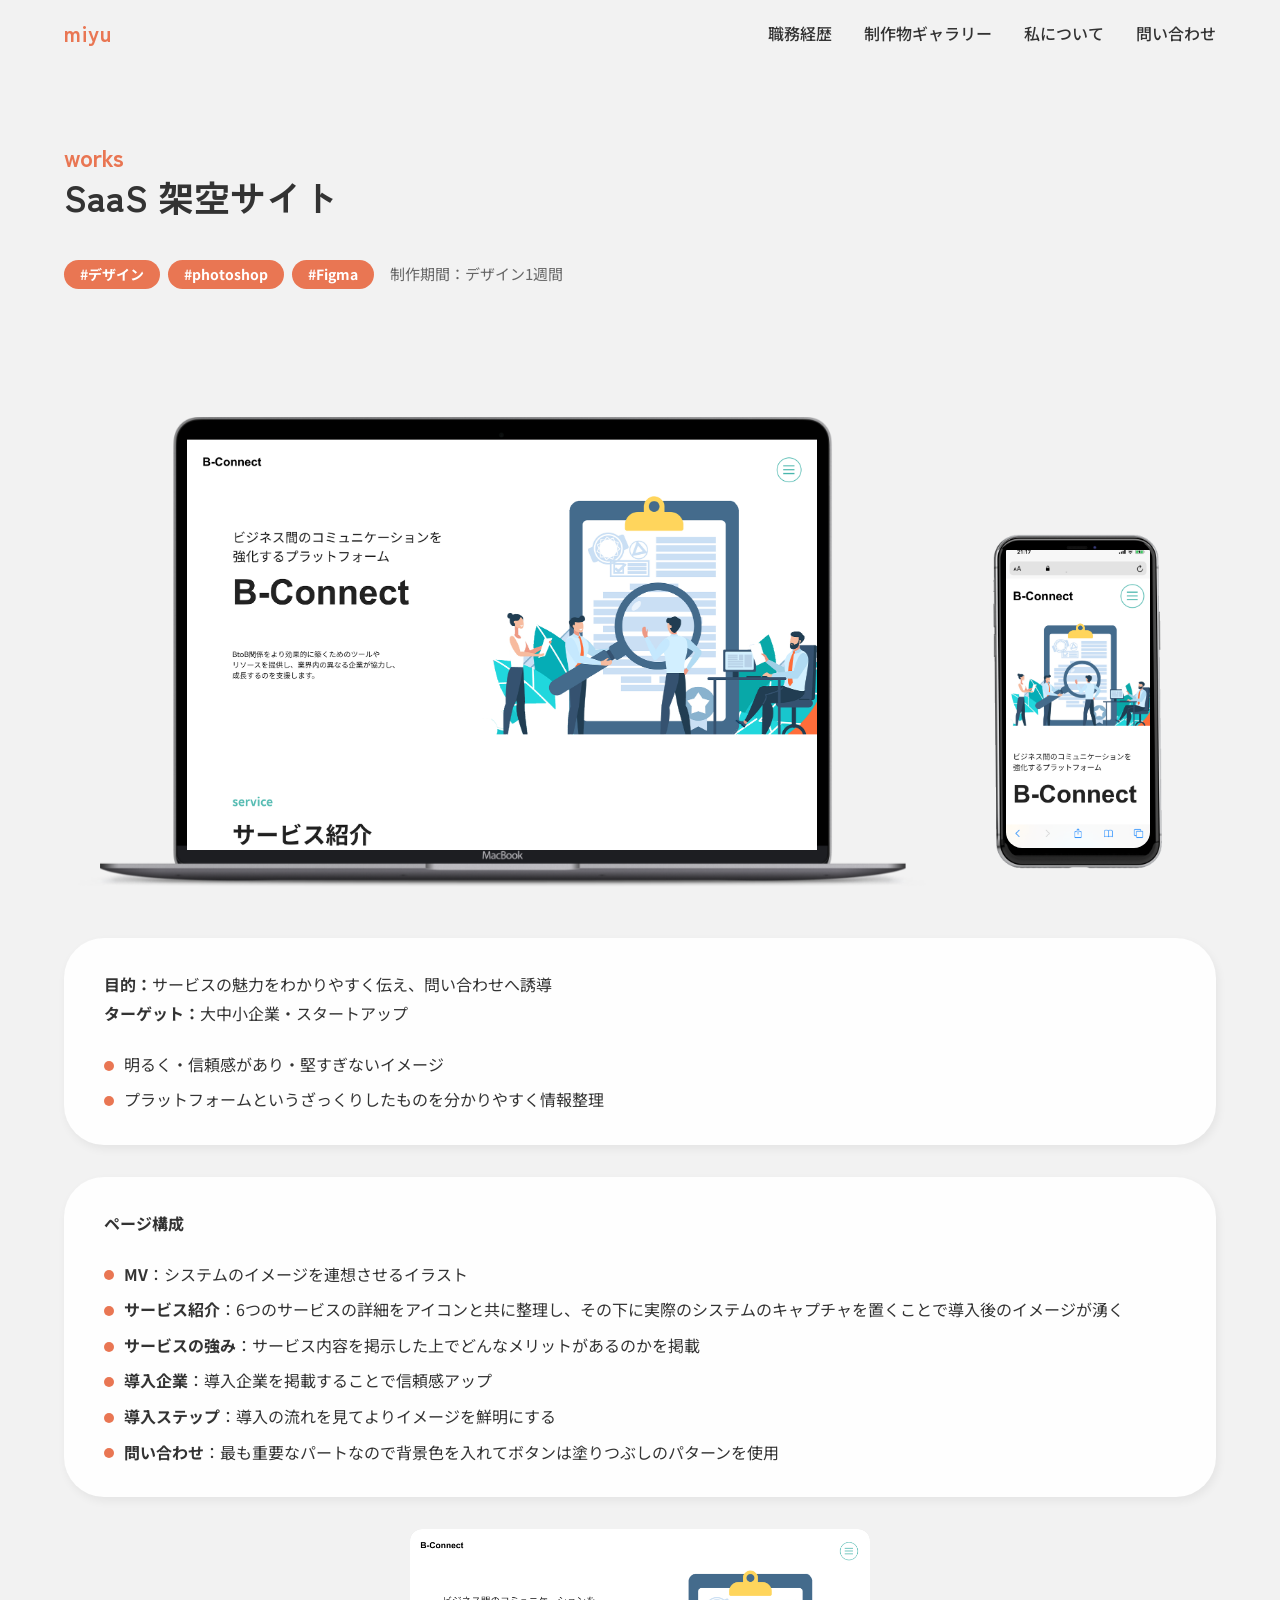
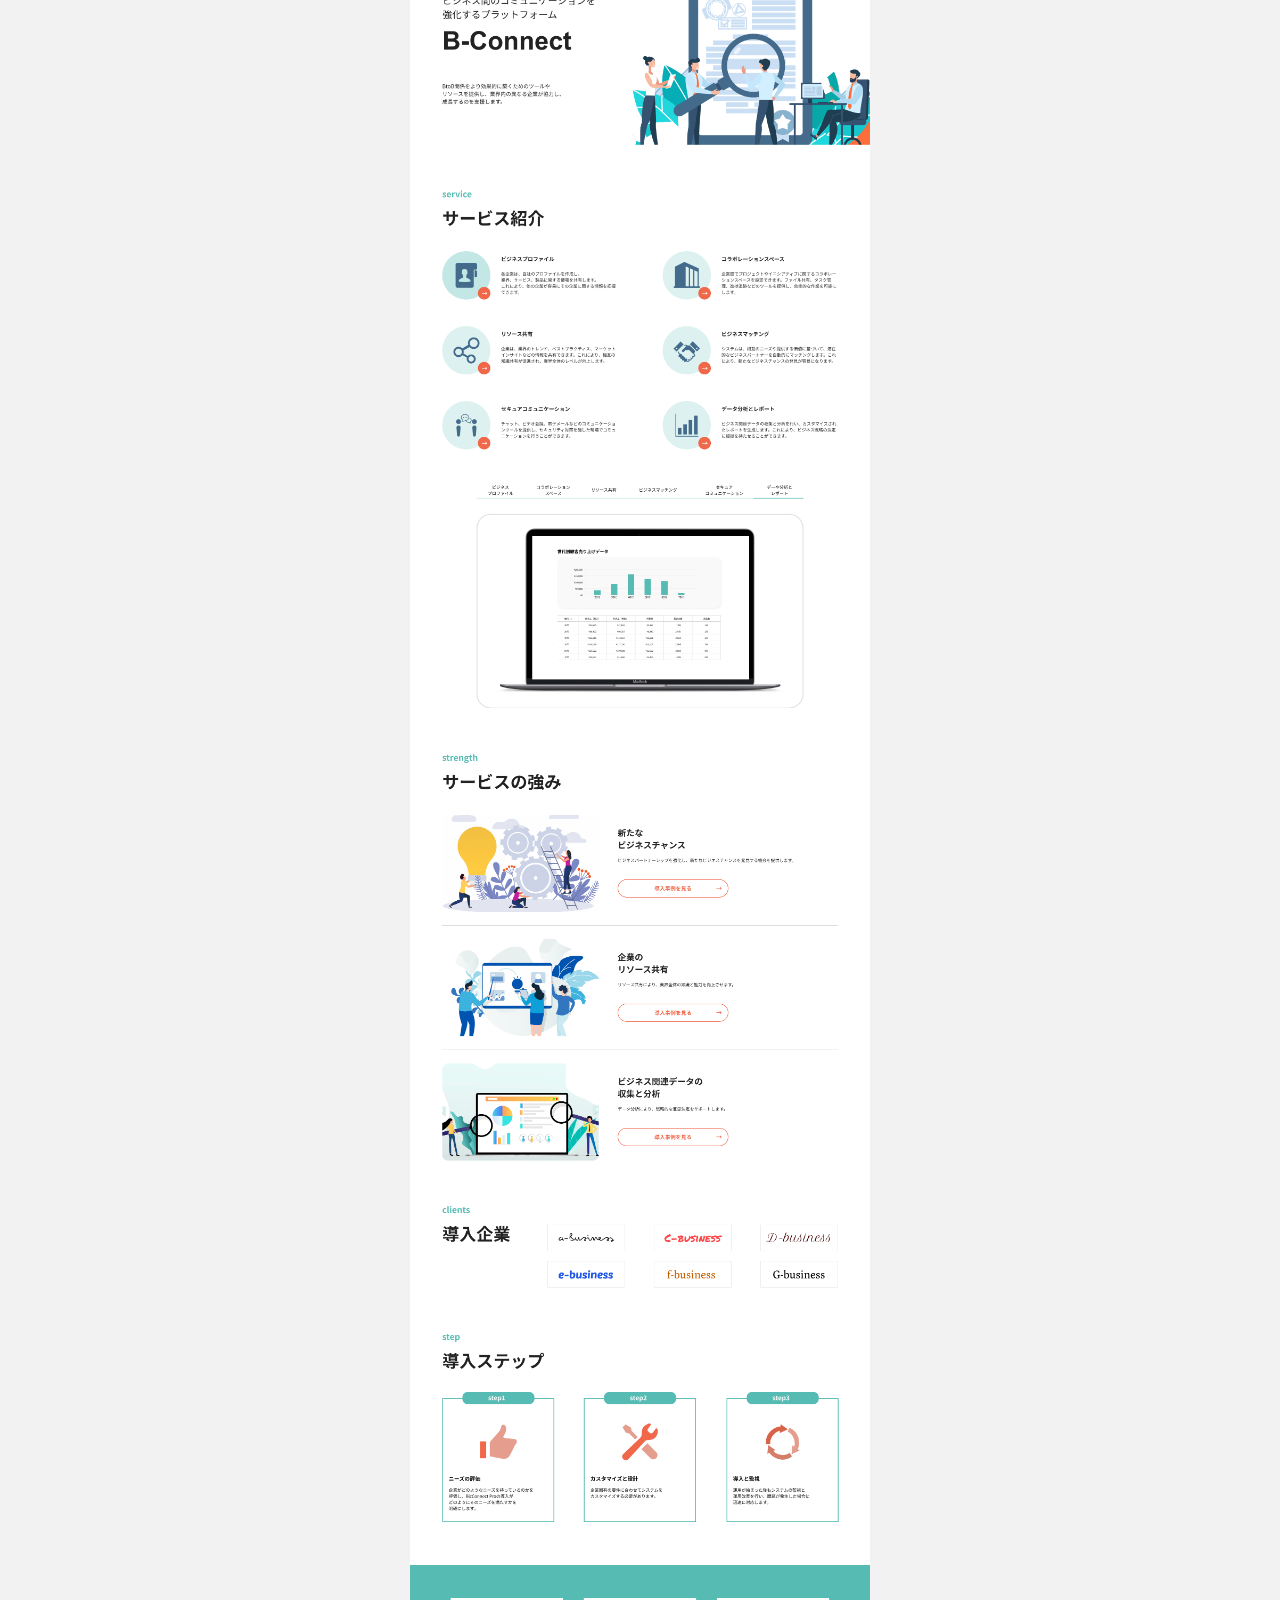
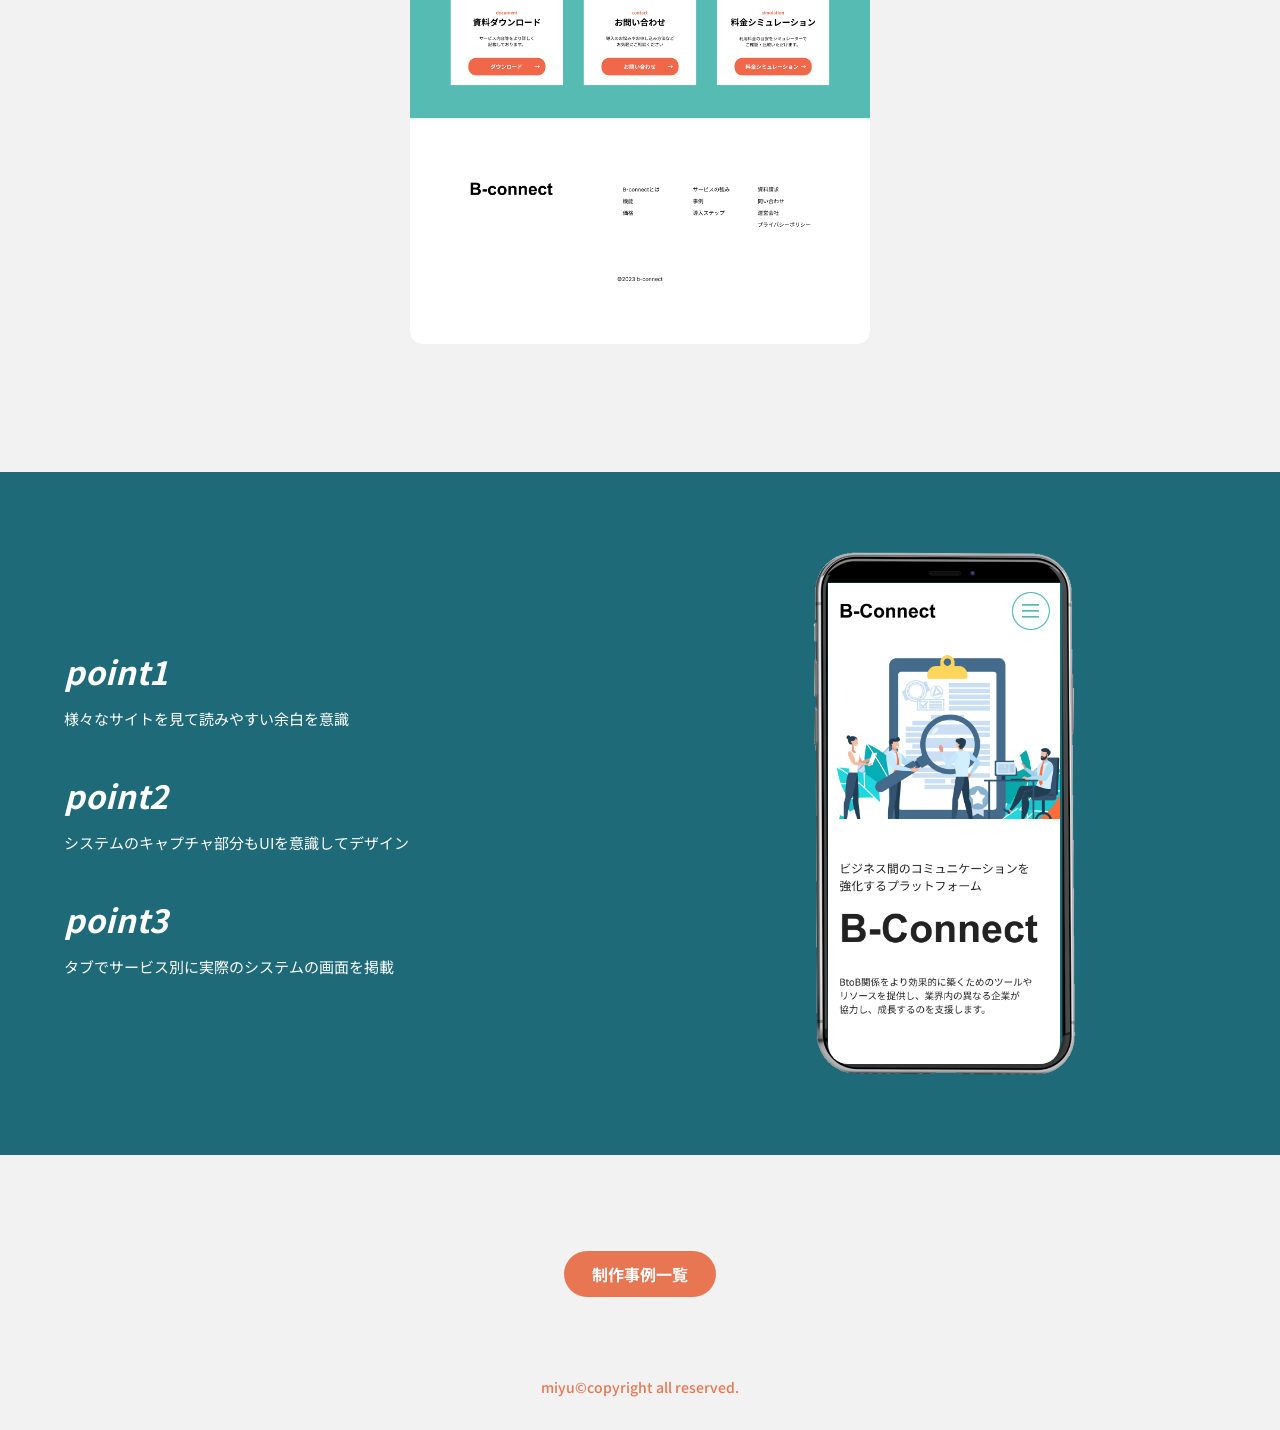
<file: works/works11.html>
<!DOCTYPE html>
<html lang="ja">
<head>
  <meta charset="UTF-8">
  <meta name="viewport" content="width=device-width, initial-scale=1.0">
  <title>SaaS 架空サイト | Works | Miyu Ohno Portfolio</title>
  <link rel="preconnect" href="https://fonts.googleapis.com">
  <link rel="preconnect" href="https://fonts.gstatic.com" crossorigin>
  <link href="https://fonts.googleapis.com/css2?family=Noto+Sans+JP:wght@400;500;700&family=Zen+Kaku+Gothic+New:wght@700&display=swap" rel="stylesheet">
  <link rel="stylesheet" href="../css/reset.css">
  <link rel="stylesheet" href="../css/style.css">
</head>
<body>

  <header class="header">
    <div class="header__inner">
      <p class="header__logo"><a href="../index.html">miyu</a></p>
      <button class="nav__toggle" aria-label="メニューを開く" aria-expanded="false">
        <span></span>
        <span></span>
        <span></span>
      </button>
      <nav class="header__nav" aria-label="グローバルナビゲーション">
        <ul class="nav__list">
          <li><a href="../career/index.html">職務経歴</a></li>
          <li><a href="../works/index.html">制作物ギャラリー</a></li>
          <li><a href="../about/index.html">私について</a></li>
          <li><a href="../index.html#contact">問い合わせ</a></li>
        </ul>
      </nav>
    </div>
  </header>

  <main>

    <div class="page-heading">
      <div class="page-heading__inner">
        <div class="section-heading">
          <span class="section-heading__en">works</span>
          <h1 class="section-heading__jp">SaaS 架空サイト</h1>
        </div>
        <div class="work-detail__meta">
          <ul class="tag-list">
            <li class="tag-list__item">#デザイン</li>
            <li class="tag-list__item">#photoshop</li>
            <li class="tag-list__item">#Figma</li>
          </ul>
          <p class="work-detail__period">制作期間：デザイン1週間</p>
        </div>
      </div>
    </div>

    <section class="section work-page-section" aria-label="SaaS 架空サイト">
      <div class="inner">

        <div class="work-device">
          <div class="work-device__pc">
            <img class="device-frame" src="img/mac.png" alt="">
            <img class="device-screen" src="../img/works11.png" alt="SaaS 架空サイト PCデザイン">
          </div>
          <div class="work-device__sp">
            <img class="device-frame" src="img/phone.png" alt="">
            <img class="device-screen" src="img/works11_sp.png" alt="SaaS 架空サイト SPデザイン">
          </div>
        </div>

        <div class="works-desc">
          <p class="works-desc__overview">
            <strong>目的：</strong>サービスの魅力をわかりやすく伝え、問い合わせへ誘導<br>
            <strong>ターゲット：</strong>大中小企業・スタートアップ
          </p>
          <ul class="works-desc__list">
            <li>明るく・信頼感があり・堅すぎないイメージ</li>
            <li>プラットフォームというざっくりしたものを分かりやすく情報整理</li>
          </ul>
        </div>

        <!-- ページ構成 -->
        <div class="works-desc" style="margin-top: 1.5rem;">
          <p class="works-desc__overview"><strong>ページ構成</strong></p>
          <ul class="works-desc__list">
            <li><strong>MV</strong>：システムのイメージを連想させるイラスト</li>
            <li><strong>サービス紹介</strong>：6つのサービスの詳細をアイコンと共に整理し、その下に実際のシステムのキャプチャを置くことで導入後のイメージが湧く</li>
            <li><strong>サービスの強み</strong>：サービス内容を掲示した上でどんなメリットがあるのかを掲載</li>
            <li><strong>導入企業</strong>：導入企業を掲載することで信頼感アップ</li>
            <li><strong>導入ステップ</strong>：導入の流れを見てよりイメージを鮮明にする</li>
            <li><strong>問い合わせ</strong>：最も重要なパートなので背景色を入れてボタンは塗りつぶしのパターンを使用</li>
          </ul>
        </div>

        <div class="work-images">
          <div class="work-images__row">
            <div class="work-img">
              <img src="img/works11.png" alt="SaaS 架空サイト デザイン">
            </div>
          </div>
        </div>

      </div>
    </section>

    <div class="sp-callout" aria-label="SPデザインポイント">
      <div class="sp-callout__inner">

        <div class="sp-callout__notes">
          <div class="sp-callout__note">
            <span class="sp-callout__label">point1</span>
            <p>様々なサイトを見て読みやすい余白を意識</p>
          </div>
          <div class="sp-callout__note">
            <span class="sp-callout__label">point2</span>
            <p>システムのキャプチャ部分もUIを意識してデザイン</p>
          </div>
          <div class="sp-callout__note">
            <span class="sp-callout__label">point3</span>
            <p>タブでサービス別に実際のシステムの画面を掲載</p>
          </div>
        </div>

        <div class="sp-callout__phone">
          <div class="sp-callout__phone-shell" style="background-image: url('img/phone_scroll.png');">
            <div class="sp-callout__phone-scroll">
              <img src="img/works11_sp_scroll.png" alt="SPサイトスクロールデザイン">
            </div>
          </div>
        </div>

      </div>
    </div>

    <div class="work-back">
      <a class="btn btn--accent" href="index.html">制作事例一覧</a>
    </div>

  </main>

  <footer class="footer">
    <p class="footer__copy">miyu©︎copyright all reserved.</p>
  </footer>

  <script src="../js/main.js"></script>

</body>
</html>
</file>
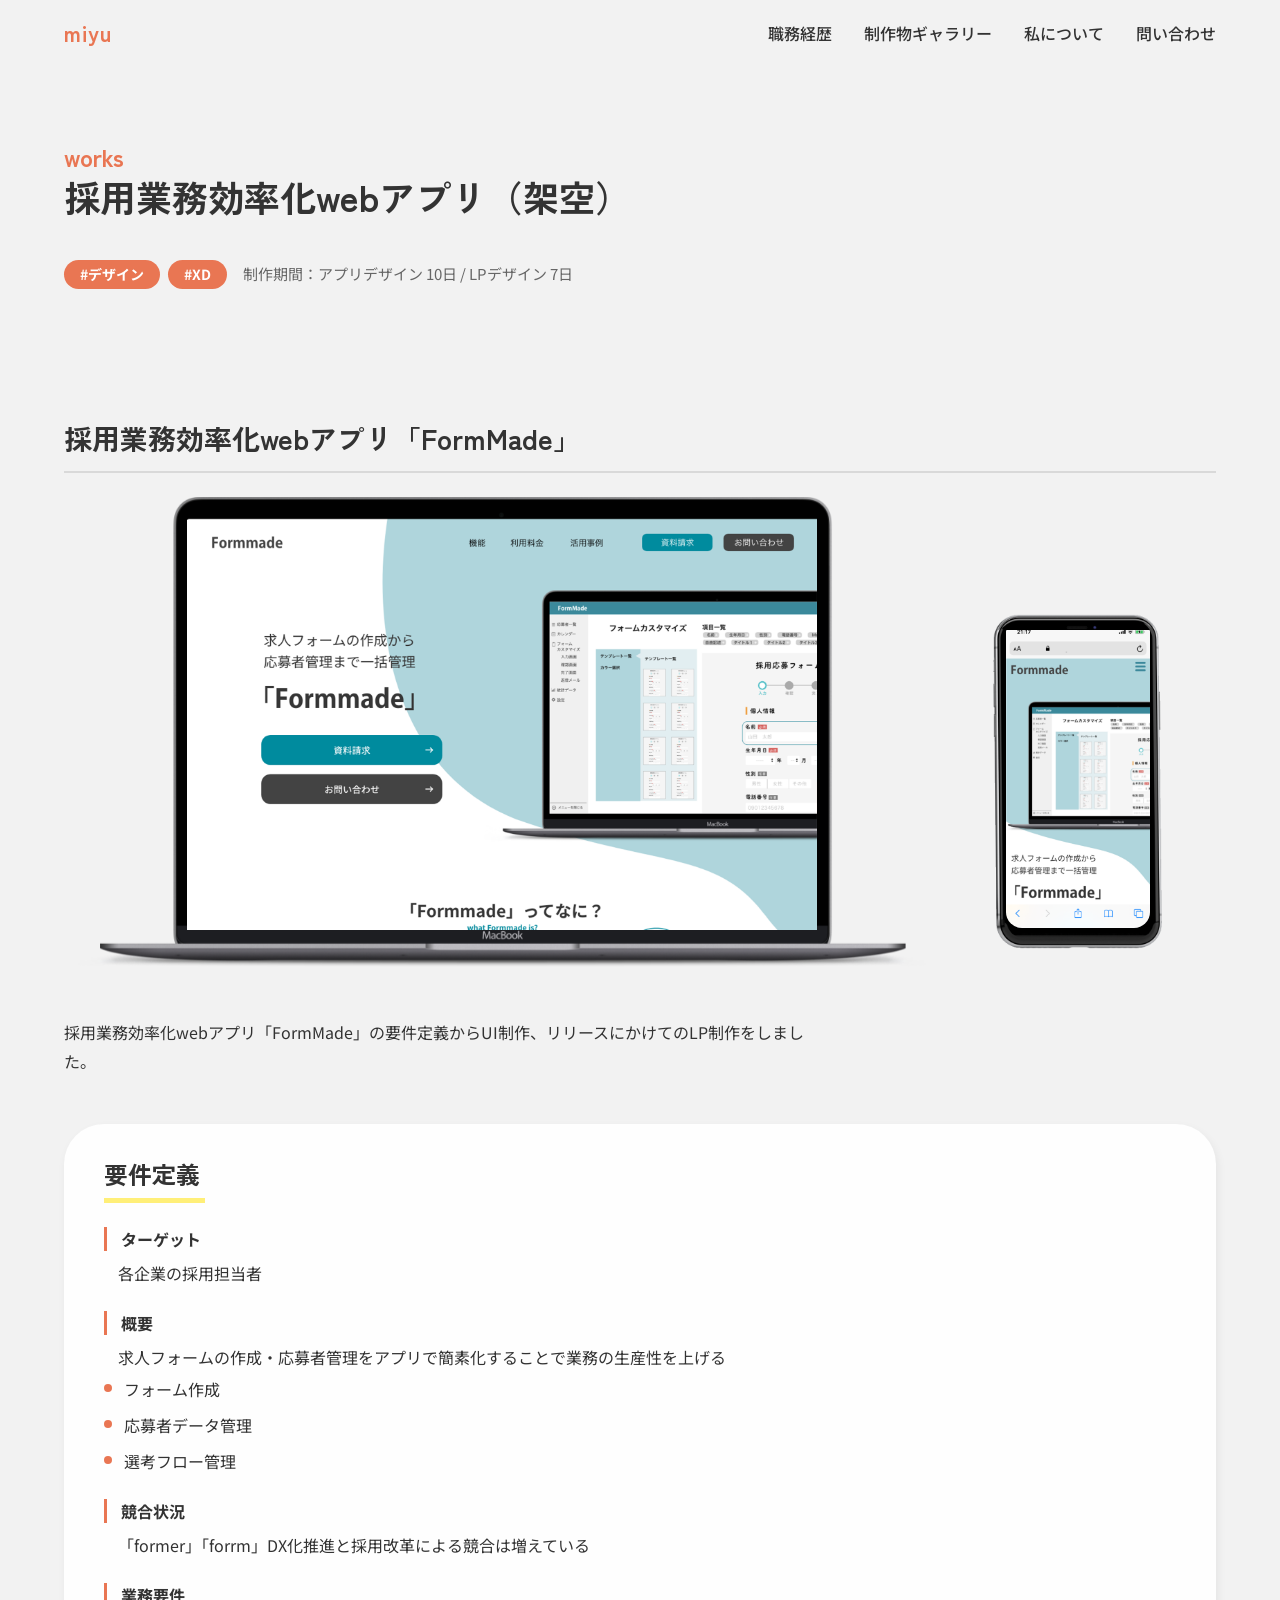
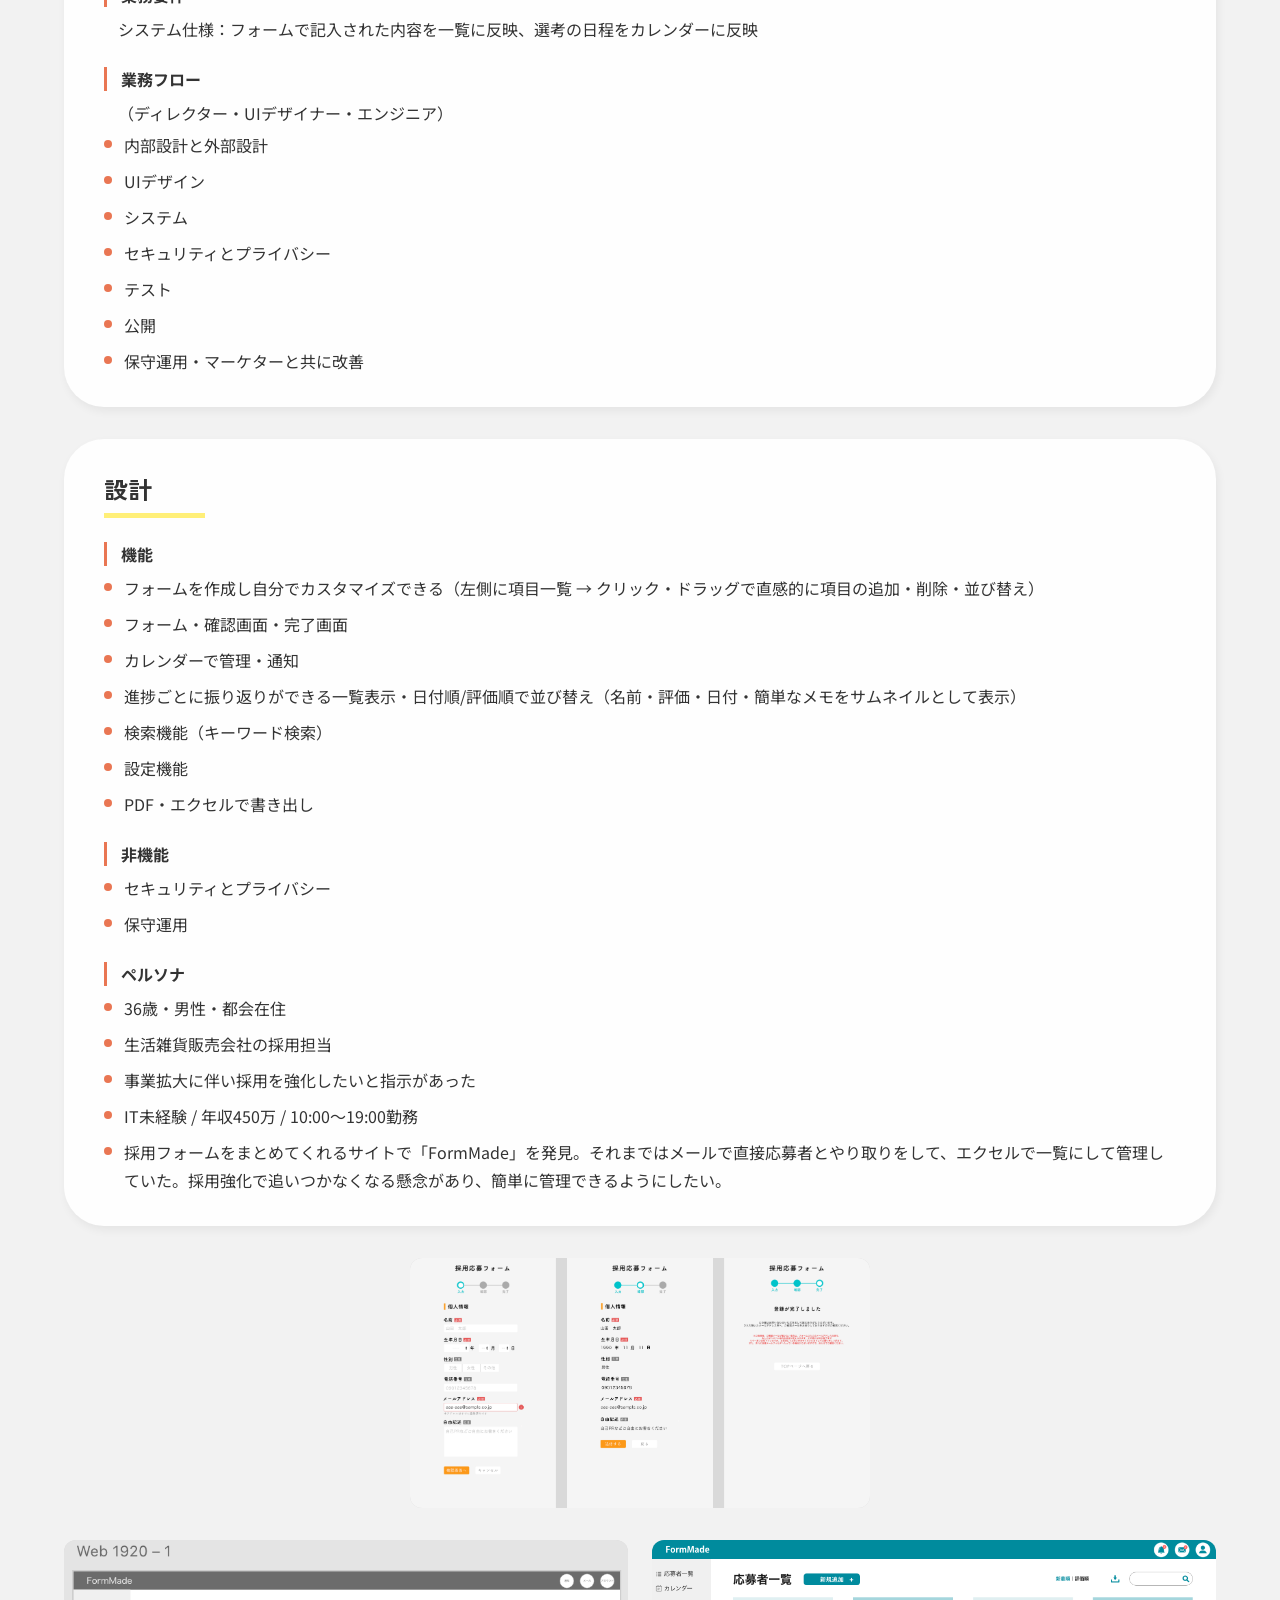
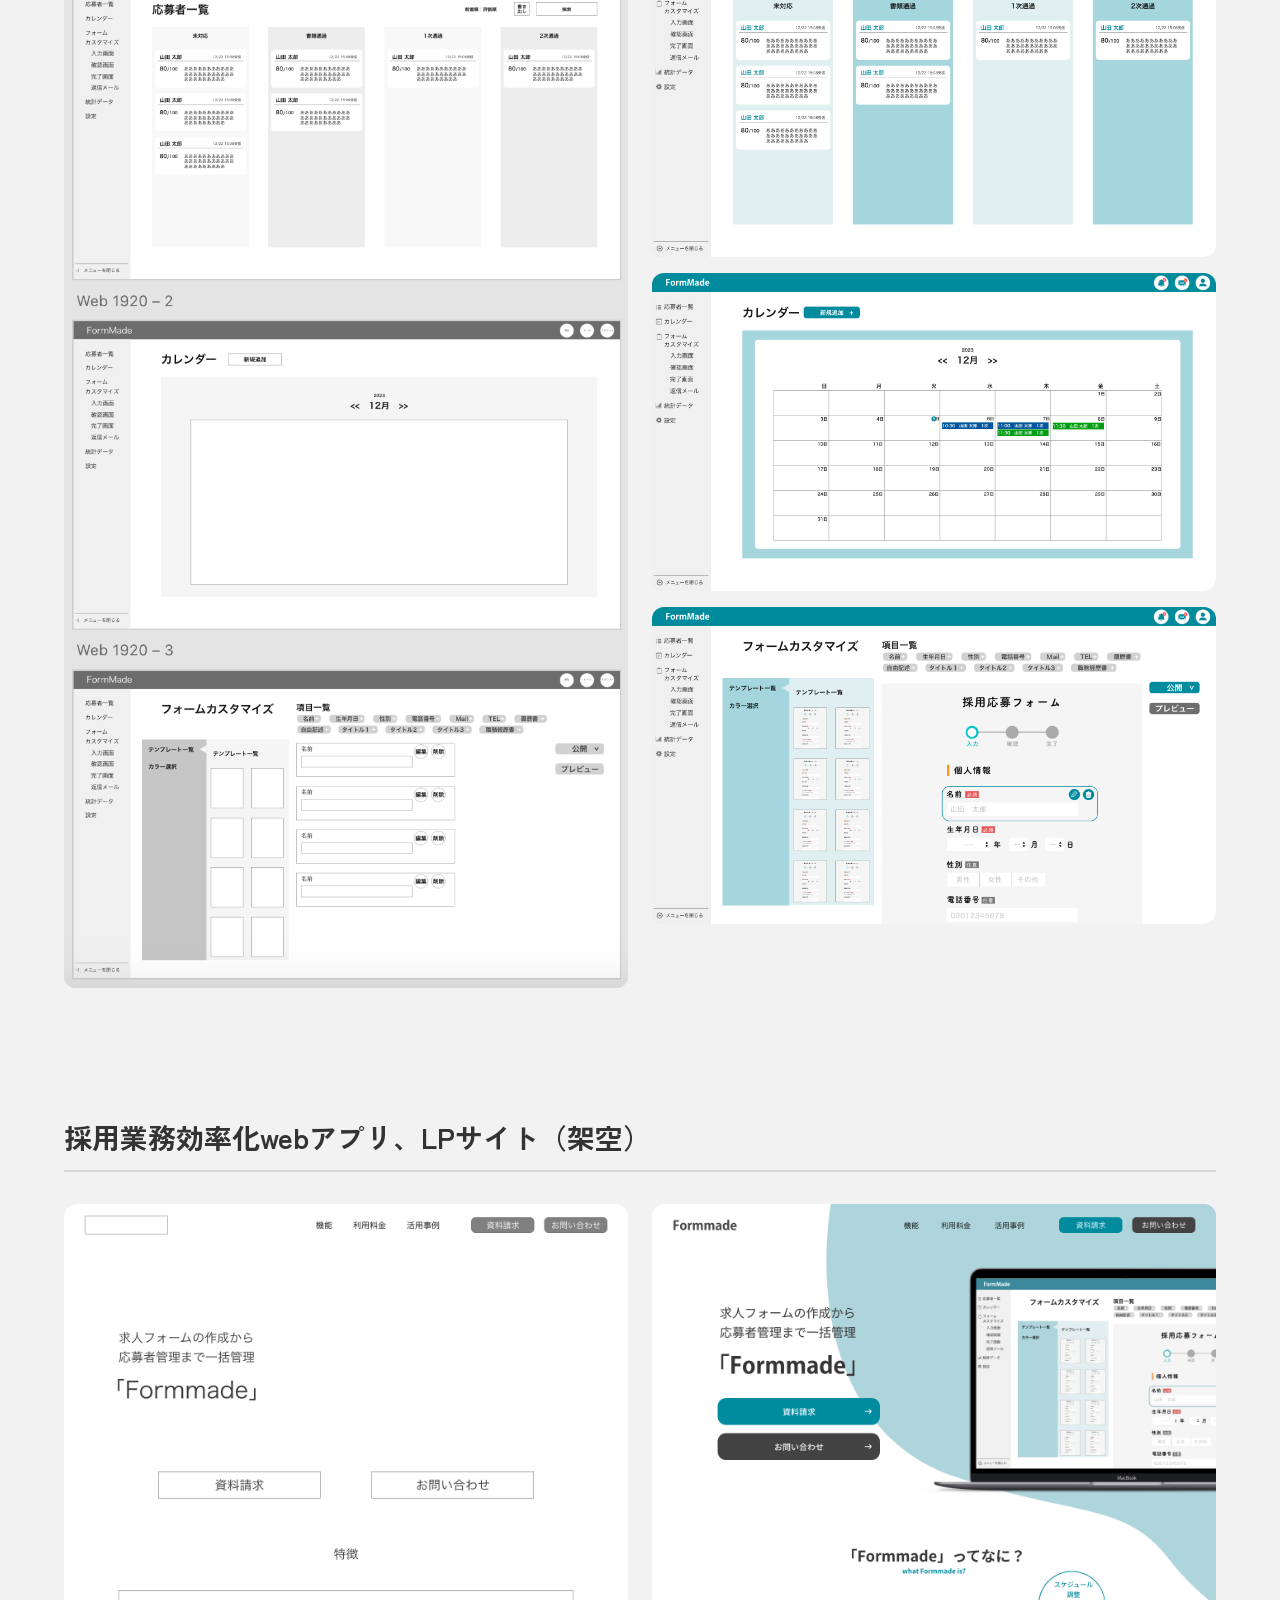
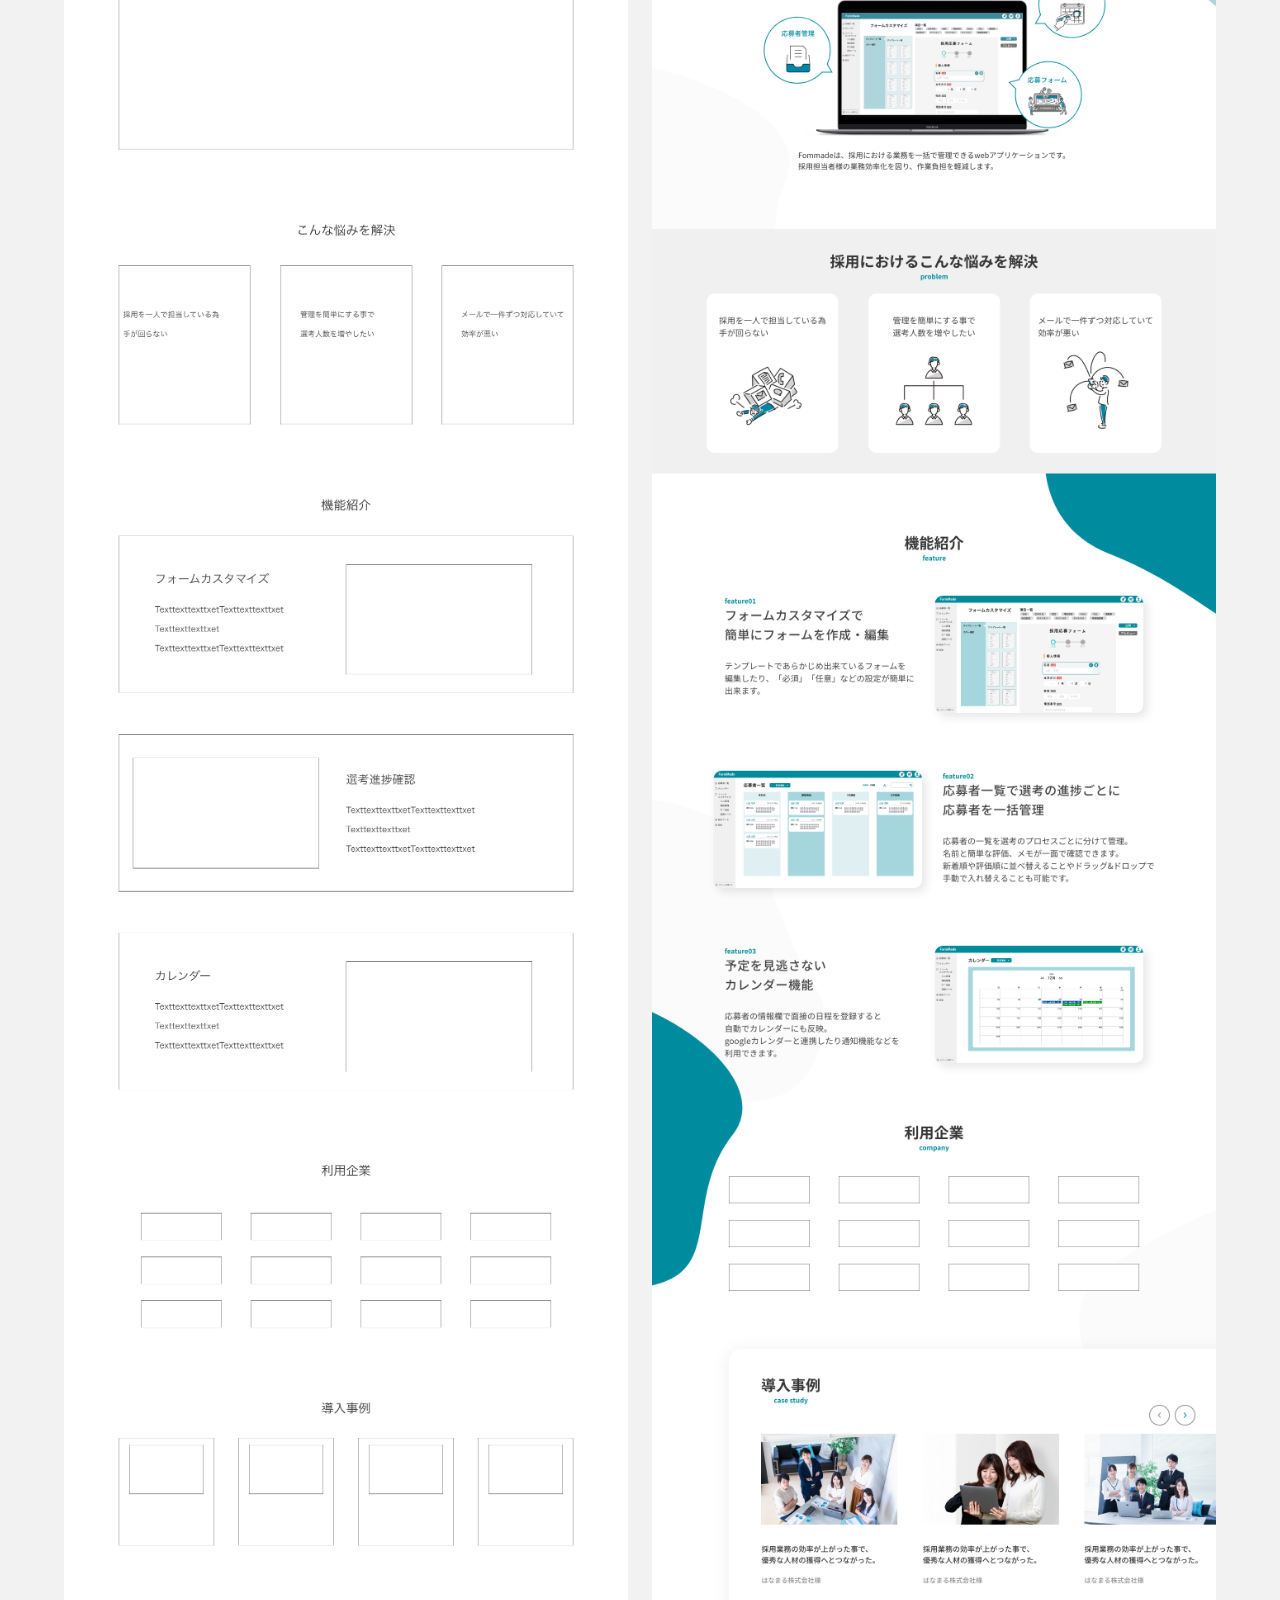
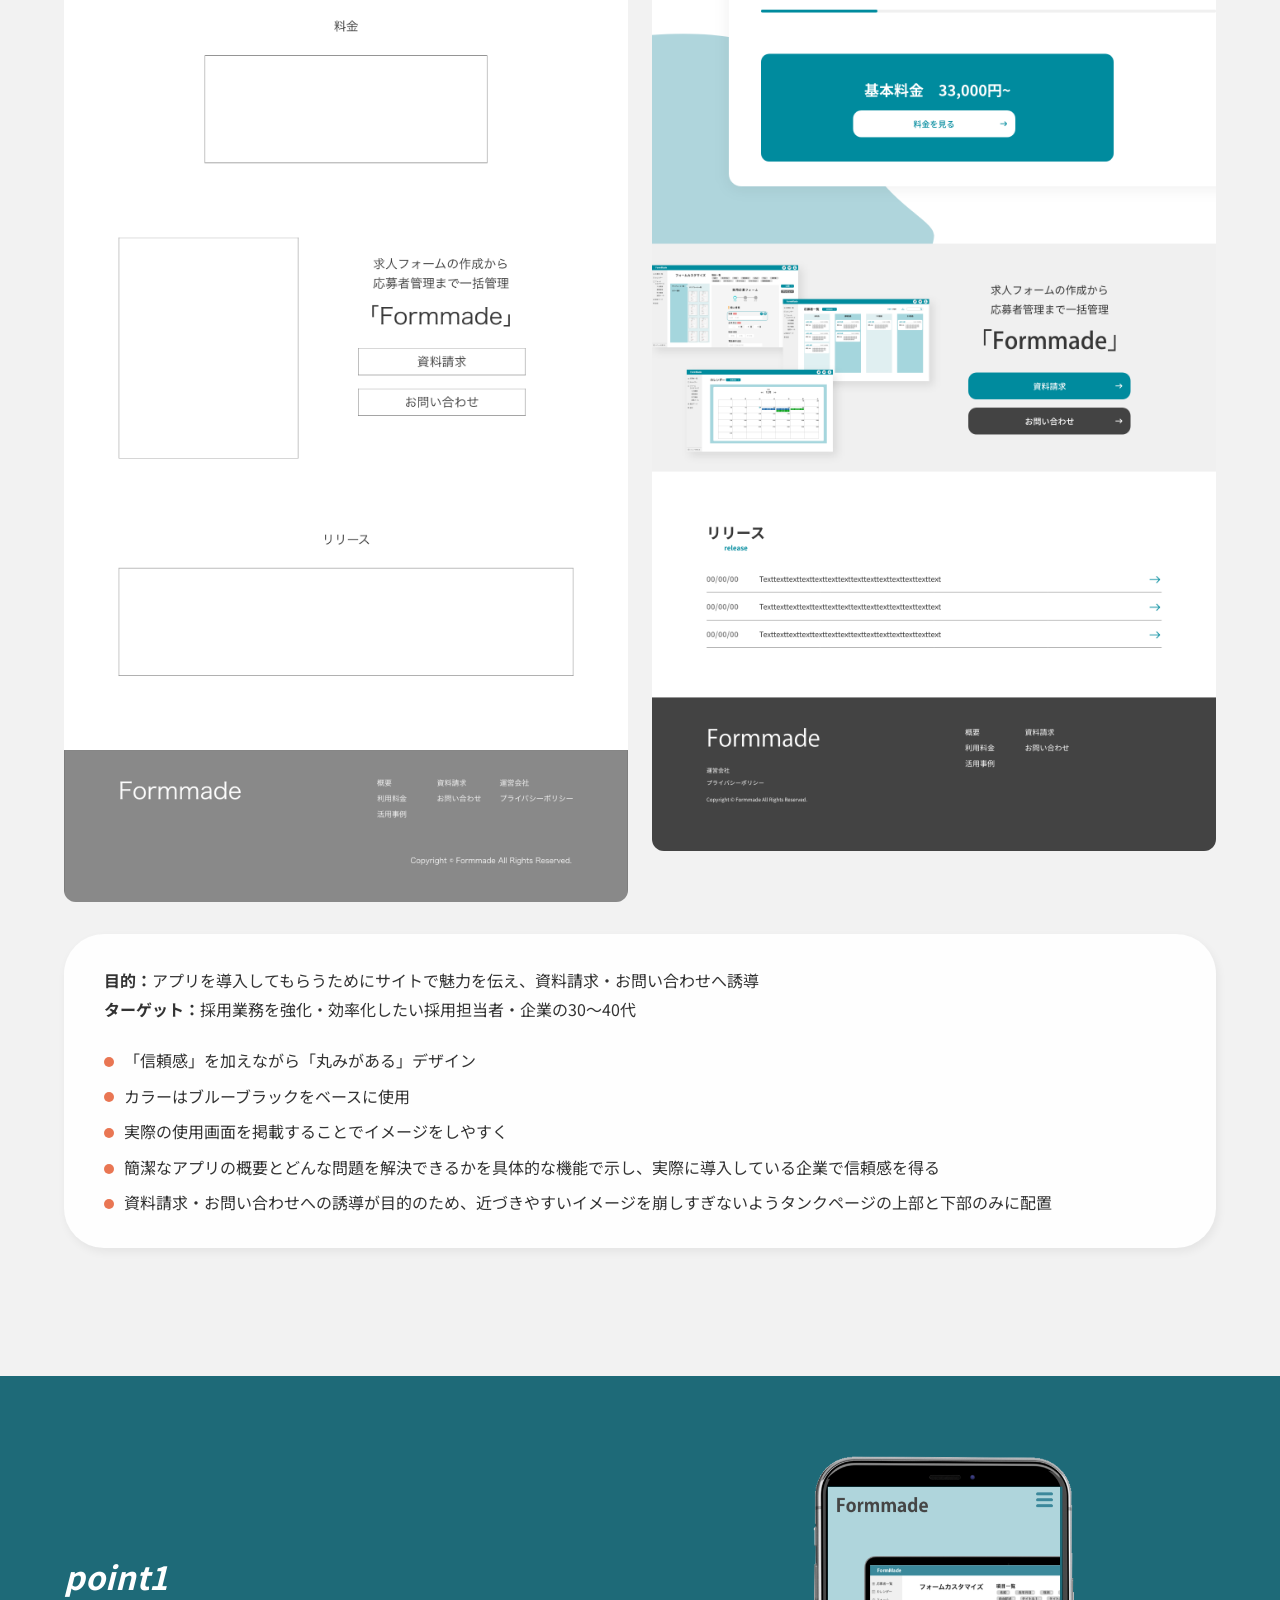
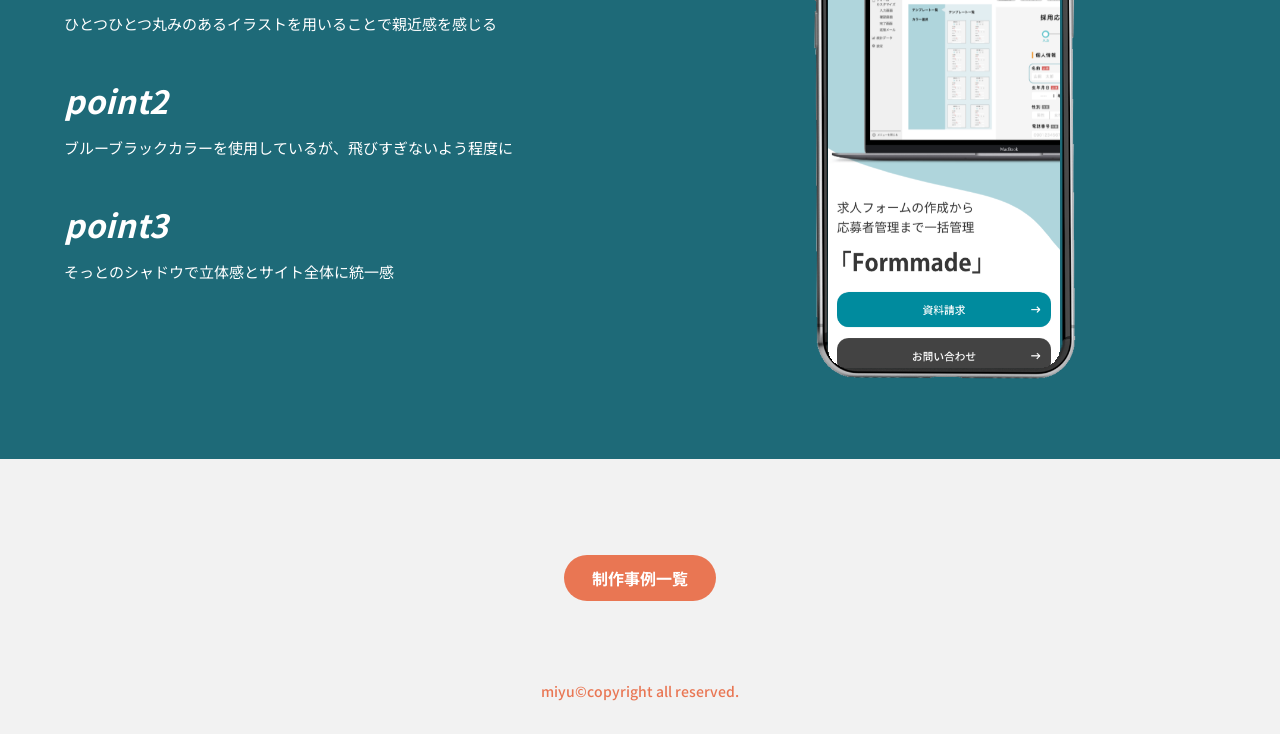
<file: works/works12.html>
<!DOCTYPE html>
<html lang="ja">
<head>
  <meta charset="UTF-8">
  <meta name="viewport" content="width=device-width, initial-scale=1.0">
  <title>採用業務効率化webアプリ | Works | Miyu Ohno Portfolio</title>
  <link rel="preconnect" href="https://fonts.googleapis.com">
  <link rel="preconnect" href="https://fonts.gstatic.com" crossorigin>
  <link href="https://fonts.googleapis.com/css2?family=Noto+Sans+JP:wght@400;500;700&family=Zen+Kaku+Gothic+New:wght@700&display=swap" rel="stylesheet">
  <link rel="stylesheet" href="../css/reset.css">
  <link rel="stylesheet" href="../css/style.css">
</head>
<body>

  <header class="header">
    <div class="header__inner">
      <p class="header__logo"><a href="../index.html">miyu</a></p>
      <button class="nav__toggle" aria-label="メニューを開く" aria-expanded="false">
        <span></span>
        <span></span>
        <span></span>
      </button>
      <nav class="header__nav" aria-label="グローバルナビゲーション">
        <ul class="nav__list">
          <li><a href="../career/index.html">職務経歴</a></li>
          <li><a href="../works/index.html">制作物ギャラリー</a></li>
          <li><a href="../about/index.html">私について</a></li>
          <li><a href="../index.html#contact">問い合わせ</a></li>
        </ul>
      </nav>
    </div>
  </header>

  <main>

    <!-- ページタイトル -->
    <div class="page-heading">
      <div class="page-heading__inner">
        <div class="section-heading">
          <span class="section-heading__en">works</span>
          <h1 class="section-heading__jp">採用業務効率化webアプリ（架空）</h1>
        </div>
        <div class="work-detail__meta">
          <ul class="tag-list">
            <li class="tag-list__item">#デザイン</li>
            <li class="tag-list__item">#XD</li>
          </ul>
          <p class="work-detail__period">制作期間：アプリデザイン 10日 / LPデザイン 7日</p>
        </div>
      </div>
    </div>


    <!-- ━━━━━━━━━━━━━━━━━━━━━━━━━━━━
         Part 1：アプリUI
    ━━━━━━━━━━━━━━━━━━━━━━━━━━━━ -->
    <section class="section work-page-section" aria-label="アプリUIデザイン">
      <div class="inner">

        <h2 class="work-section-title">採用業務効率化webアプリ「FormMade」</h2>

        <!-- デバイスモックアップ -->
        <div class="work-device">
          <div class="work-device__pc">
            <img class="device-frame" src="img/mac.png" alt="">
            <img class="device-screen" src="../img/works12.png" alt="採用業務効率化webアプリ PCデザイン">
          </div>
          <div class="work-device__sp">
            <img class="device-frame" src="img/phone.png" alt="">
            <img class="device-screen" src="img/works12_sp.png" alt="採用業務効率化webアプリ SPデザイン">
          </div>
        </div>

        <p class="work-overview">
          採用業務効率化webアプリ「FormMade」の要件定義からUI制作、リリースにかけてのLP制作をしました。
        </p>

        <!-- 要件定義・設計 -->
        <ul class="plan-list">

          <li class="plan-item">
            <h3 class="plan-item__title">要件定義</h3>
            <div class="plan-boxes">

              <div>
                <h4 class="plan-box__title">ターゲット</h4>
                <p class="plan-box__content">各企業の採用担当者</p>
              </div>

              <div>
                <h4 class="plan-box__title">概要</h4>
                <p class="plan-box__content">求人フォームの作成・応募者管理をアプリで簡素化することで業務の生産性を上げる</p>
                <ul class="feature-list plan-box__content">
                  <li>フォーム作成</li>
                  <li>応募者データ管理</li>
                  <li>選考フロー管理</li>
                </ul>
              </div>

              <div>
                <h4 class="plan-box__title">競合状況</h4>
                <p class="plan-box__content">「former」「forrm」DX化推進と採用改革による競合は増えている</p>
              </div>

              <div>
                <h4 class="plan-box__title">業務要件</h4>
                <p class="plan-box__content">システム仕様：フォームで記入された内容を一覧に反映、選考の日程をカレンダーに反映</p>
              </div>

              <div>
                <h4 class="plan-box__title">業務フロー</h4>
                <p class="plan-box__content">（ディレクター・UIデザイナー・エンジニア）</p>
                <ul class="feature-list plan-box__content">
                  <li>内部設計と外部設計</li>
                  <li>UIデザイン</li>
                  <li>システム</li>
                  <li>セキュリティとプライバシー</li>
                  <li>テスト</li>
                  <li>公開</li>
                  <li>保守運用・マーケターと共に改善</li>
                </ul>
              </div>

            </div>
          </li>

          <li class="plan-item">
            <h3 class="plan-item__title">設計</h3>
            <div class="plan-boxes">

              <div>
                <h4 class="plan-box__title">機能</h4>
                <ul class="feature-list plan-box__content">
                  <li>フォームを作成し自分でカスタマイズできる（左側に項目一覧 → クリック・ドラッグで直感的に項目の追加・削除・並び替え）</li>
                  <li>フォーム・確認画面・完了画面</li>
                  <li>カレンダーで管理・通知</li>
                  <li>進捗ごとに振り返りができる一覧表示・日付順/評価順で並び替え（名前・評価・日付・簡単なメモをサムネイルとして表示）</li>
                  <li>検索機能（キーワード検索）</li>
                  <li>設定機能</li>
                  <li>PDF・エクセルで書き出し</li>
                </ul>
              </div>

              <div>
                <h4 class="plan-box__title">非機能</h4>
                <ul class="feature-list plan-box__content">
                  <li>セキュリティとプライバシー</li>
                  <li>保守運用</li>
                </ul>
              </div>

              <div>
                <h4 class="plan-box__title">ペルソナ</h4>
                <ul class="feature-list plan-box__content">
                  <li>36歳・男性・都会在住</li>
                  <li>生活雑貨販売会社の採用担当</li>
                  <li>事業拡大に伴い採用を強化したいと指示があった</li>
                  <li>IT未経験 / 年収450万 / 10:00〜19:00勤務</li>
                  <li>採用フォームをまとめてくれるサイトで「FormMade」を発見。それまではメールで直接応募者とやり取りをして、エクセルで一覧にして管理していた。採用強化で追いつかなくなる懸念があり、簡単に管理できるようにしたい。</li>
                </ul>
              </div>

            </div>
          </li>

        </ul><!-- /.plan-list -->

        <!-- フォームワイヤーフレーム -->
        <div class="work-images">
          <div class="work-images__row">
            <div class="work-img">
              <img src="img/works12_form.png" alt="フォーム画面ワイヤーフレーム">
            </div>
          </div>
        </div>

        <!-- アプリワイヤー + スクリーンショット（応募者一覧・カレンダー・フォームカスタマイズ）-->
        <div class="work-images">
          <div class="work-images__row">
            <div class="work-img">
              <img src="img/works12_app_wire.png" alt="アプリワイヤーフレーム">
            </div>
            <div class="work-images__col">
              <div class="work-img">
                <img src="img/works12_app01.png" alt="応募者一覧画面">
              </div>
              <div class="work-img">
                <img src="img/works12_app02.png" alt="カレンダー画面">
              </div>
              <div class="work-img">
                <img src="img/works12_app03.png" alt="フォームカスタマイズ画面">
              </div>
            </div>
          </div>
        </div>

      </div>
    </section>


    <!-- ━━━━━━━━━━━━━━━━━━━━━━━━━━━━
         Part 2：LPサイト
    ━━━━━━━━━━━━━━━━━━━━━━━━━━━━ -->
    <section class="section work-page-section" aria-label="LPサイトデザイン">
      <div class="inner">

        <h2 class="work-section-title">採用業務効率化webアプリ、LPサイト（架空）</h2>

        <!-- LPワイヤーフレーム + 実デザイン -->
        <div class="work-images">
          <div class="work-images__row">
            <div class="work-img">
              <img src="img/works12_wireframe.png" alt="LPワイヤーフレーム">
            </div>
            <div class="work-img">
              <img src="img/works12.png" alt="LP完成デザイン">
            </div>
          </div>
        </div>

        <!-- 制作ポイント -->
        <div class="works-desc">
          <p class="works-desc__overview">
            <strong>目的：</strong>アプリを導入してもらうためにサイトで魅力を伝え、資料請求・お問い合わせへ誘導<br>
            <strong>ターゲット：</strong>採用業務を強化・効率化したい採用担当者・企業の30〜40代
          </p>
          <ul class="works-desc__list">
            <li>「信頼感」を加えながら「丸みがある」デザイン</li>
            <li>カラーはブルーブラックをベースに使用</li>
            <li>実際の使用画面を掲載することでイメージをしやすく</li>
            <li>簡潔なアプリの概要とどんな問題を解決できるかを具体的な機能で示し、実際に導入している企業で信頼感を得る</li>
            <li>資料請求・お問い合わせへの誘導が目的のため、近づきやすいイメージを崩しすぎないようタンクページの上部と下部のみに配置</li>
          </ul>
        </div>

      </div>
    </section>


    <!-- SPデザイン解説（ティール背景） -->
    <div class="sp-callout" aria-label="SPデザインポイント">
      <div class="sp-callout__inner">

        <div class="sp-callout__notes">
          <div class="sp-callout__note">
            <span class="sp-callout__label">point1</span>
            <p>ひとつひとつ丸みのあるイラストを用いることで親近感を感じる</p>
          </div>
          <div class="sp-callout__note">
            <span class="sp-callout__label">point2</span>
            <p>ブルーブラックカラーを使用しているが、飛びすぎないよう程度に</p>
          </div>
          <div class="sp-callout__note">
            <span class="sp-callout__label">point3</span>
            <p>そっとのシャドウで立体感とサイト全体に統一感</p>
          </div>
        </div>

        <!-- phone_scroll.png をシェルの背景に、内部でスクロール -->
        <div class="sp-callout__phone">
          <div class="sp-callout__phone-shell" style="background-image: url('img/phone_scroll.png');">
            <div class="sp-callout__phone-scroll">
              <img src="img/works12_sp_scroll.png" alt="SPサイトスクロールデザイン">
            </div>
          </div>
        </div>

      </div>
    </div>


    <!-- 一覧へ戻る -->
    <div class="work-back">
      <a class="btn btn--accent" href="index.html">制作事例一覧</a>
    </div>

  </main>

  <footer class="footer">
    <p class="footer__copy">miyu©︎copyright all reserved.</p>
  </footer>

  <script src="../js/main.js"></script>

</body>
</html>
</file>
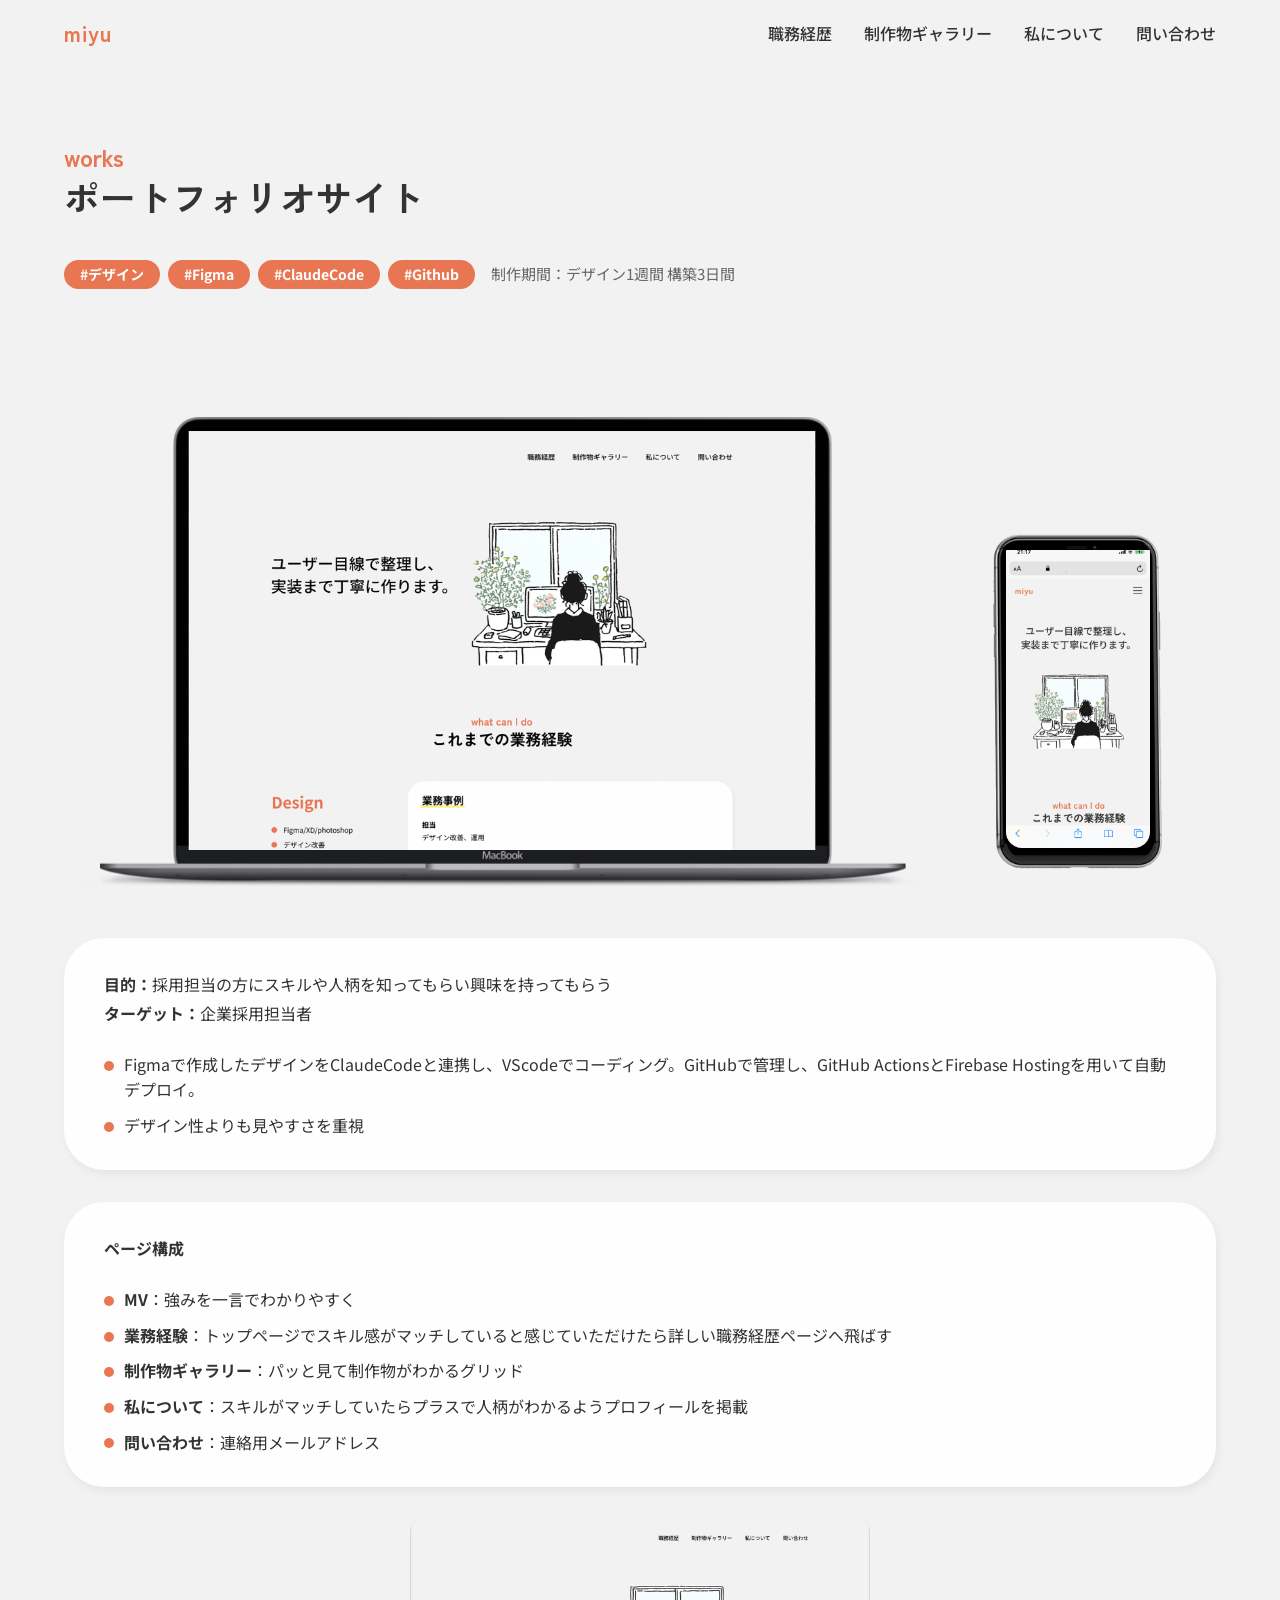
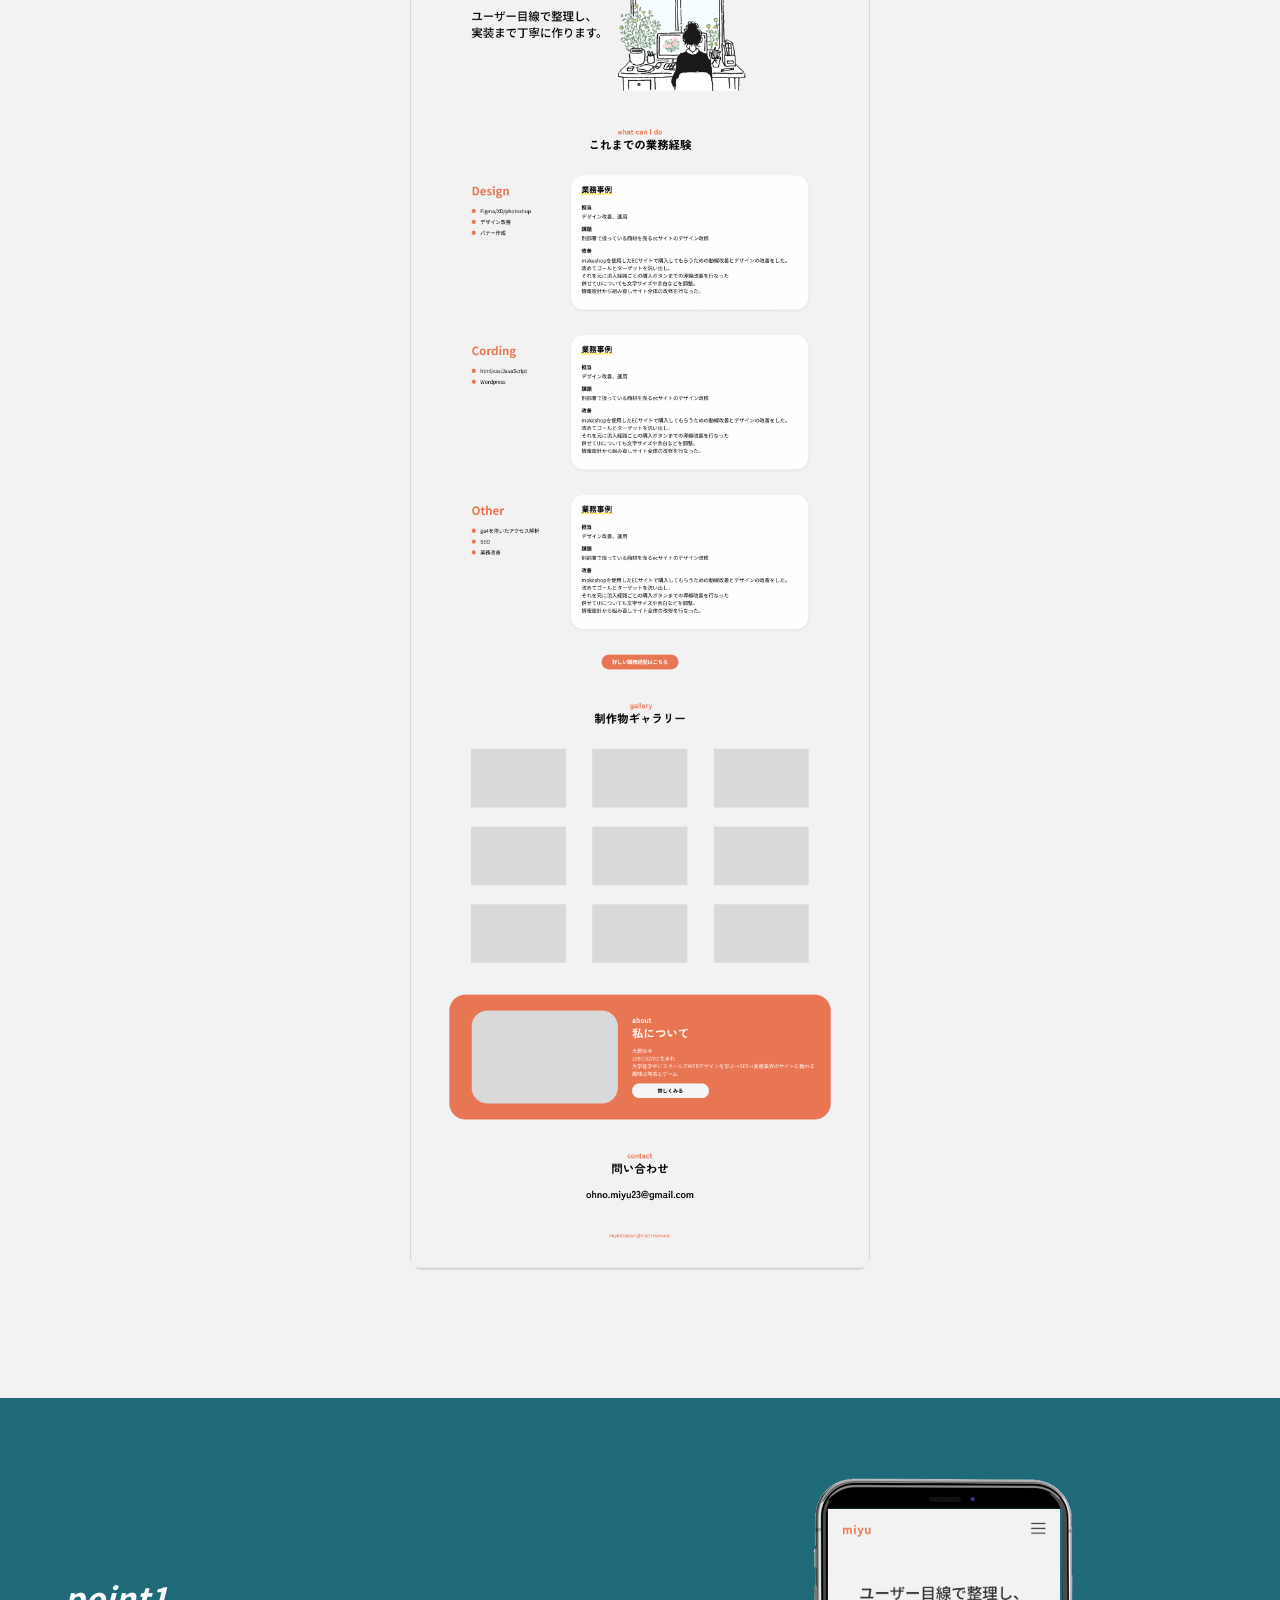
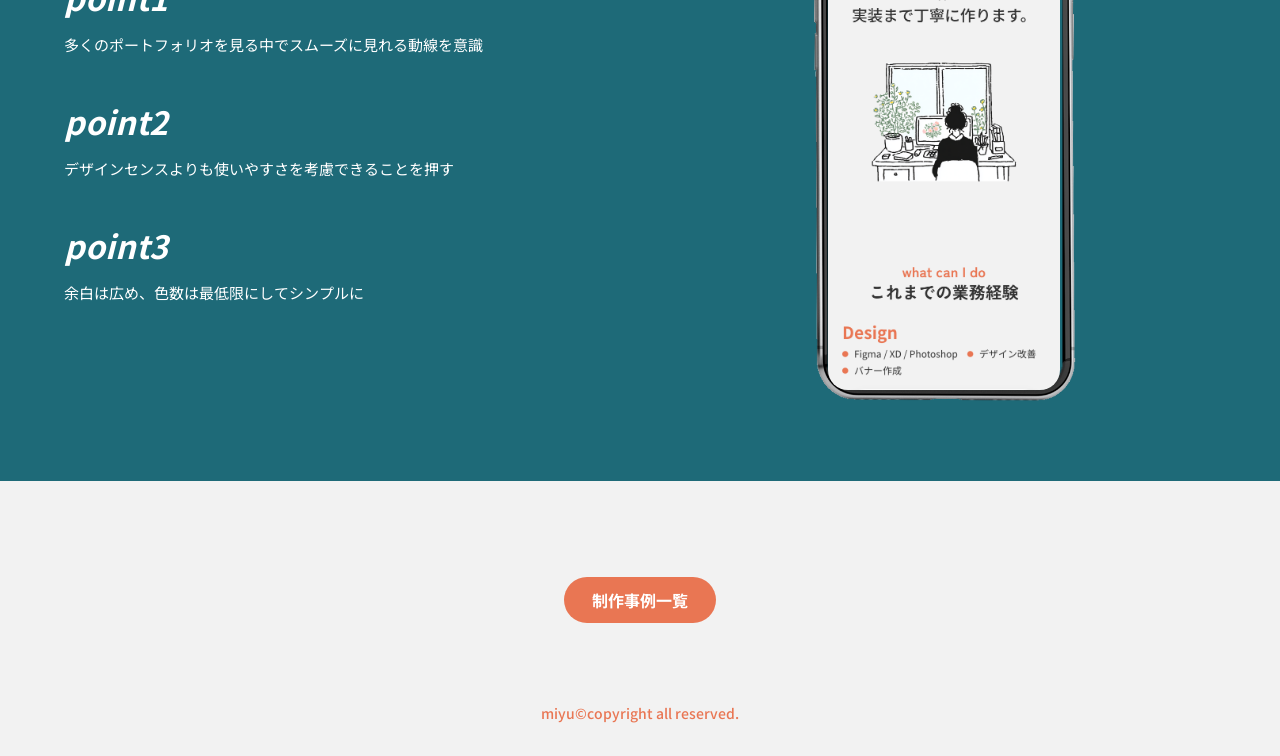
<file: works/works13.html>
<!DOCTYPE html>
<html lang="ja">
<head>
  <meta charset="UTF-8">
  <meta name="viewport" content="width=device-width, initial-scale=1.0">
  <title>ポートフォリオサイト | Works | Miyu Ohno Portfolio</title>
  <link rel="preconnect" href="https://fonts.googleapis.com">
  <link rel="preconnect" href="https://fonts.gstatic.com" crossorigin>
  <link href="https://fonts.googleapis.com/css2?family=Noto+Sans+JP:wght@400;500;700&family=Zen+Kaku+Gothic+New:wght@700&display=swap" rel="stylesheet">
  <link rel="stylesheet" href="../css/reset.css">
  <link rel="stylesheet" href="../css/style.css">
</head>
<body>

  <header class="header">
    <div class="header__inner">
      <p class="header__logo"><a href="../index.html">miyu</a></p>
      <button class="nav__toggle" aria-label="メニューを開く" aria-expanded="false">
        <span></span>
        <span></span>
        <span></span>
      </button>
      <nav class="header__nav" aria-label="グローバルナビゲーション">
        <ul class="nav__list">
          <li><a href="../career/index.html">職務経歴</a></li>
          <li><a href="../works/index.html">制作物ギャラリー</a></li>
          <li><a href="../about/index.html">私について</a></li>
          <li><a href="../index.html#contact">問い合わせ</a></li>
        </ul>
      </nav>
    </div>
  </header>

  <main>

    <div class="page-heading">
      <div class="page-heading__inner">
        <div class="section-heading">
          <span class="section-heading__en">works</span>
          <h1 class="section-heading__jp">ポートフォリオサイト</h1>
        </div>
        <div class="work-detail__meta">
          <ul class="tag-list">
            <li class="tag-list__item">#デザイン</li>
            <li class="tag-list__item">#Figma</li>
            <li class="tag-list__item">#ClaudeCode</li>
            <li class="tag-list__item">#Github</li>
          </ul>
          <p class="work-detail__period">制作期間：デザイン1週間 構築3日間</p>
        </div>
      </div>
    </div>

    <section class="section work-page-section" aria-label="ポートフォリオサイト">
      <div class="inner">

        <div class="work-device">
          <div class="work-device__pc">
            <img class="device-frame" src="img/mac.png" alt="">
            <img class="device-screen" src="../img/works13.png" alt="ポートフォリオサイト PCデザイン">
          </div>
          <div class="work-device__sp">
            <img class="device-frame" src="img/phone.png" alt="">
            <img class="device-screen" src="img/works13_sp.png" alt="ポートフォリオサイト SPデザイン">
          </div>
        </div>

        <div class="works-desc">
          <p class="works-desc__overview">
            <strong>目的：</strong>採用担当の方にスキルや人柄を知ってもらい興味を持ってもらう<br>
            <strong>ターゲット：</strong>企業採用担当者
          </p>
          <ul class="works-desc__list">
            <li>Figmaで作成したデザインをClaudeCodeと連携し、VScodeでコーディング。GitHubで管理し、GitHub ActionsとFirebase Hostingを用いて自動デプロイ。</li>
            <li>デザイン性よりも見やすさを重視</li>
          </ul>
        </div>

        <!-- ページ構成 -->
        <div class="works-desc" style="margin-top: 1.5rem;">
          <p class="works-desc__overview"><strong>ページ構成</strong></p>
          <ul class="works-desc__list">
            <li><strong>MV</strong>：強みを一言でわかりやすく</li>
            <li><strong>業務経験</strong>：トップページでスキル感がマッチしていると感じていただけたら詳しい職務経歴ページへ飛ばす</li>
            <li><strong>制作物ギャラリー</strong>：パッと見て制作物がわかるグリッド</li>
            <li><strong>私について</strong>：スキルがマッチしていたらプラスで人柄がわかるようプロフィールを掲載</li>
            <li><strong>問い合わせ</strong>：連絡用メールアドレス</li>
          </ul>
        </div>

        <div class="work-images">
          <div class="work-images__row">
            <div class="work-img">
              <img src="img/works13.png" alt="SaaS 架空サイト デザイン">
            </div>
          </div>
        </div>

      </div>
    </section>

    <div class="sp-callout" aria-label="SPデザインポイント">
      <div class="sp-callout__inner">

        <div class="sp-callout__notes">
          <div class="sp-callout__note">
            <span class="sp-callout__label">point1</span>
            <p>多くのポートフォリオを見る中でスムーズに見れる動線を意識</p>
          </div>
          <div class="sp-callout__note">
            <span class="sp-callout__label">point2</span>
            <p>デザインセンスよりも使いやすさを考慮できることを押す</p>
          </div>
          <div class="sp-callout__note">
            <span class="sp-callout__label">point3</span>
            <p>余白は広め、色数は最低限にしてシンプルに</p>
          </div>
        </div>

        <div class="sp-callout__phone">
          <div class="sp-callout__phone-shell" style="background-image: url('img/phone_scroll.png');">
            <div class="sp-callout__phone-scroll">
              <img src="img/works13_sp_scroll.png" alt="SPサイトスクロールデザイン">
            </div>
          </div>
        </div>

      </div>
    </div>

    <div class="work-back">
      <a class="btn btn--accent" href="index.html">制作事例一覧</a>
    </div>

  </main>

  <footer class="footer">
    <p class="footer__copy">miyu©︎copyright all reserved.</p>
  </footer>

  <script src="../js/main.js"></script>

</body>
</html>
</file>
<file: css/style.css>
/* ================================
   Variables
================================ */
:root {
  --color-bg:          #f2f2f2;
  --color-accent:      #e97653;
  --color-text:        #333;
  --color-card:        #fefefe;
  --color-highlight:   #ffef78;
  --color-placeholder: #d9d9d9;
  --color-white:       #fff;

  --font-heading: 'Zen Kaku Gothic New', sans-serif;
  --font-body:    'Noto Sans JP', sans-serif;

  --max-width:     75rem;    /* 1200px */
  --space-section: 5rem;     /* 80px */
  --space-section-sm: 3rem;
  --radius-card:   2.5rem;   /* 40px */
  --radius-pill:   3.125rem; /* 50px */

  --shadow-card: 2px 4px 10px 0 rgba(0, 0, 0, 0.06);
}

/* ================================
   Base
================================ */
body {
  font-family: var(--font-body);
  font-size: 1rem;
  color: var(--color-text);
  background: var(--color-bg);
}

/* ================================
   Layout helpers
================================ */
.inner {
  max-width: var(--max-width);
  margin-inline: auto;
  padding-inline: 1.5rem;
}

/* ================================
   Header
================================ */
.header {
  position: sticky;
  top: 0;
  z-index: 100;
  background: var(--color-bg);
  padding-block: 1rem;
}

.header__inner {
  max-width: var(--max-width);
  margin-inline: auto;
  padding-inline: 1.5rem;
  display: flex;
  align-items: center;
  justify-content: space-between;
  gap: 2rem;
}

.header__logo {
  font-family: var(--font-heading);
  font-size: 1.375rem;
  font-weight: 700;
  color: var(--color-accent);
  letter-spacing: 0.05em;
}

.header__nav {
  display: flex;
  align-items: center;
}

.nav__list {
  display: flex;
  gap: 2rem;
}

.nav__list a {
  font-size: 1rem;
  font-weight: 500;
  position: relative;
  transition: color 0.2s;
}

.nav__list a::after {
  content: '';
  position: absolute;
  bottom: -4px;
  left: 0;
  width: 0;
  height: 2px;
  background: var(--color-accent);
  transition: width 0.2s;
}

.nav__list a:hover {
  color: var(--color-accent);
}

.nav__list a:hover::after {
  width: 100%;
}

.nav__toggle {
  display: none;
  flex-direction: column;
  justify-content: space-between;
  width: 1.5rem;
  height: 1.125rem;
  background: none;
  border: none;
  cursor: pointer;
  padding: 0;
}

.nav__toggle span {
  display: block;
  width: 100%;
  height: 2px;
  background: var(--color-text);
  transition: transform 0.3s, opacity 0.3s;
}

.nav__toggle.is-open span:nth-child(1) {
  transform: translateY(8px) rotate(45deg);
}
.nav__toggle.is-open span:nth-child(2) {
  opacity: 0;
}
.nav__toggle.is-open span:nth-child(3) {
  transform: translateY(-8px) rotate(-45deg);
}

/* ================================
   Section common
================================ */
.section {
  padding-block: var(--space-section);
}

.section-heading {
  margin-bottom: 2.5rem;
}

.section-heading--center {
  text-align: center;
}

.section-heading__en {
  display: block;
  font-family: var(--font-heading);
  font-size: 1.5rem;
  font-weight: 700;
  color: var(--color-accent);
  line-height: 1;
  margin-bottom: 0.25rem;
}

.section-heading__jp {
  font-family: var(--font-heading);
  font-size: 2.25rem;
  font-weight: 700;
  color: var(--color-text);
  line-height: 1.3;
}

/* ================================
   Button
================================ */
.btn {
  display: inline-block;
  padding: 0.6875rem 1.75rem;
  border-radius: var(--radius-pill);
  font-size: 1rem;
  font-weight: 700;
  cursor: pointer;
  transition: opacity 0.2s;
}

.btn:hover {
  opacity: 0.8;
}

.btn--accent {
  background: var(--color-accent);
  color: var(--color-white);
}

.btn--light {
  background: #f5f5f5;
  color: var(--color-text);
}

/* ================================
   MV
================================ */
.mv {
  padding-block: var(--space-section);
}

.mv__inner {
  max-width: var(--max-width);
  margin-inline: auto;
  padding-inline: 1.5rem;
  display: flex;
  align-items: center;
  gap: 3rem;
}

.mv__copy {
  font-family: var(--font-body);
  font-size: 2.25rem;
  font-weight: 500;
  line-height: 1.45;
  flex: 1;
}

.mv__image {
  flex: 0 0 47%;
  border-radius: var(--radius-pill);
  overflow: hidden;
  aspect-ratio: 4 / 3;
}

.mv__image img {
  width: 100%;
  height: 100%;
  object-fit: cover;
}

/* ================================
   Work section (これまでの業務経験)
================================ */
.work__cards {
  display: flex;
  flex-direction: column;
  gap: 4rem;
  margin-bottom: 3rem;
}

.work-card {
  display: flex;
  align-items: flex-start;
  gap: 2rem;
}

.work-card__skill {
  flex: 0 0 28%;
}

.work-card__category {
  font-family: var(--font-body);
  font-size: 2.25rem;
  font-weight: 700;
  color: var(--color-accent);
  margin-bottom: 1.25rem;
  line-height: 1.2;
}

.work-card__list li {
  position: relative;
  padding-left: 1.25rem;
  font-size: 1rem;
  line-height: 1.5;
  margin-bottom: 0.25rem;
}

.work-card__list li::before {
  content: '';
  position: absolute;
  left: 0;
  top: 0.5em;
  width: 0.625rem;
  height: 0.625rem;
  background: var(--color-accent);
  border-radius: 50%;
}

.work-card__detail {
  flex: 1;
  background: var(--color-card);
  border-radius: var(--radius-card);
  box-shadow: var(--shadow-card);
  padding: 2rem 2.5rem;
}

.work-card__subtitle {
  font-size: 1.5rem;
  font-weight: 700;
  margin-bottom: 0.5rem;
  position: relative;
  display: inline-block;
}

.work-card__subtitle::after {
  content: '';
  display: block;
  width: 6.3125rem;
  height: 5px;
  background: var(--color-highlight);
  margin-top: 0.375rem;
}

.work-card__dl {
  margin-top: 1.5rem;
  display: flex;
  flex-direction: column;
  gap: 1rem;
}

.work-card__dl dt {
  font-size: 1rem;
  font-weight: 700;
}

.work-card__dl dd {
  font-size: 1rem;
  margin-top: 0.25rem;
  line-height: 1.6;
}

.work__cta {
  text-align: center;
}

/* ================================
   Gallery section
================================ */
.gallery__grid {
  display: grid;
  grid-template-columns: repeat(3, 1fr);
  gap: 3.75rem 5rem;
}

.gallery__item {
  display: block;
  border-radius: 0.5rem;
  overflow: hidden;
  aspect-ratio: 299 / 184;
  background: var(--color-placeholder);
  transition: opacity 0.2s;
}

.gallery__item:hover {
  opacity: 0.85;
}

.gallery__item img {
  width: 100%;
  height: 100%;
  object-fit: cover;
}

/* ================================
   About section
================================ */
.about__card {
  background: var(--color-accent);
  border-radius: var(--radius-pill);
  padding: 3rem;
  display: flex;
  align-items: center;
  gap: 3rem;
}

.about__photo {
  flex: 0 0 38%;
  aspect-ratio: 460 / 292;
  border-radius: var(--radius-pill);
  overflow: hidden;
  background: var(--color-placeholder);
}

.about__photo img {
  width: 100%;
  height: 100%;
  object-fit: cover;
}

.about__body {
  flex: 1;
  min-width: 0;
}

.about__body .section-heading__en {
  color: rgba(255, 255, 255, 0.85);
}

.about__body .section-heading__jp {
  color: var(--color-white);
}

.about__body .section-heading {
  margin-bottom: 1.5rem;
}

.about__text {
  font-size: 1rem;
  line-height: 1.75;
  color: var(--color-white);
  margin-bottom: 1.5rem;
}

/* ================================
   Contact section
================================ */
.contact {
  text-align: center;
}

.contact__email {
  display: inline-block;
  font-family: var(--font-heading);
  font-size: clamp(1.25rem, 3vw, 2rem);
  font-weight: 700;
  color: var(--color-text);
  transition: color 0.2s;
  margin-top: 1rem;
}

.contact__email:hover {
  color: var(--color-accent);
}

/* ================================
   Footer
================================ */
.footer {
  padding-block: 2rem;
  text-align: center;
}

.footer__copy {
  font-size: 0.875rem;
  font-weight: 500;
  color: var(--color-accent);
}

/* ================================
   Career page
================================ */
.page-heading {
  padding-block: var(--space-section) var(--space-section-sm);
}

.page-heading__inner {
  max-width: var(--max-width);
  margin-inline: auto;
  padding-inline: 1.5rem;
}

.page-intro {
  font-size: 1rem;
  font-weight: 500;
  line-height: 1.75;
  margin-top: 1.5rem;
  color: var(--color-text);
}

.career-cards {
  display: flex;
  flex-direction: column;
  gap: 2.5rem;
}

.career-card {
  position: relative;
}

.career-card__period {
  font-size: 2.25rem;
  font-weight: 700;
  color: var(--color-accent);
  margin-bottom: 0.75rem;
}

.career-card__body {
  background: var(--color-card);
  border-radius: var(--radius-card);
  box-shadow: var(--shadow-card);
  padding: 2rem 2.5rem;
}

.career-card__company {
  font-size: 1.25rem;
  font-weight: 500;
  margin-bottom: 0.75rem;
}

.career-card__desc {
  font-size: 1rem;
  line-height: 1.75;
  margin-bottom: 1.5rem;
}

.career-card__tasks-title {
  font-size: 1.5rem;
  font-weight: 700;
  display: inline-block;
  margin-bottom: 0.5rem;
  position: relative;
}

.career-card__tasks-title::after {
  content: '';
  display: block;
  width: 6.3125rem;
  height: 5px;
  background: var(--color-highlight);
  margin-top: 0.375rem;
}

.career-card__list {
  margin-top: 1.25rem;
  display: flex;
  flex-direction: column;
  gap: 0.75rem;
}

.career-card__list-item {
  position: relative;
  padding-left: 1.25rem;
}

.career-card__list-item::before {
  content: '';
  position: absolute;
  left: 0;
  top: 0.5em;
  width: 0.625rem;
  height: 0.625rem;
  background: var(--color-accent);
  border-radius: 50%;
}

.career-card__list-item p {
  font-size: 1rem;
  line-height: 1.6;
}

.career-card__list-item small {
  display: block;
  font-size: 1rem;
  line-height: 1.6;
  margin-top: 0.125rem;
}

/* Skills / Tools */
.skills {
  padding-block: var(--space-section);
}

.skill-grid {
  display: flex;
  flex-wrap: wrap;
  gap: 1.5rem 2rem;
  margin-top: 1rem;
}

.skill-item {
  display: flex;
  flex-direction: column;
  align-items: center;
  gap: 0.5rem;
  width: 5rem;
}

.skill-item img {
  width: 4.875rem;
  height: 4.875rem;
  object-fit: contain;
}

.skill-item__label {
  font-size: 1rem;
  text-align: center;
  line-height: 1.3;
}

/* Future goals */
.goals {
  padding-block: var(--space-section);
}

.goals__text {
  font-size: 1rem;
  line-height: 1.75;
  margin-top: 1.5rem;
  max-width: 46rem;
}

/* ================================
   Work detail page
================================ */
.work-detail__meta {
  display: flex;
  flex-wrap: wrap;
  align-items: center;
  gap: 1rem;
  margin-top: 1.25rem;
  margin-bottom: 2rem;
}

.tag-list {
  display: flex;
  flex-wrap: wrap;
  gap: 0.5rem;
}

.tag-list__item {
  background: var(--color-accent);
  color: var(--color-white);
  padding: 0.25rem 1rem;
  border-radius: var(--radius-pill);
  font-size: 0.875rem;
  font-weight: 700;
}

.work-detail__period {
  font-size: 0.9375rem;
  color: #666;
}

.work-overview {
  font-size: 1rem;
  line-height: 1.8;
  max-width: 48rem;
  margin-bottom: 3rem;
}

/* Device mockup hero (PC frame + screen overlay) */
.work-device {
  display: flex;
  justify-content: center;
  align-items: flex-end;
  margin-bottom: 3rem;
}

.work-device__pc {
  width: 76%;
  position: relative;
  text-align: center;
}

/* Mac frame sits on top as z-index 1 */
.work-device__pc .device-frame {
  width: 100%;
  display: block;
  position: relative;
  z-index: 0;
}

/* Design screenshot sits behind frame, absolutely positioned */
.work-device__pc .device-screen {
  position: absolute;
  top: 3%;
  left: 14%;
  width: 72%;
  z-index: 1;
}

.work-device__sp {
  width: 24%;
  position: relative;
  text-align: center;
}

.work-device__sp .device-frame {
  width: 61%;
  display: block;
  margin-inline: auto;
  position: relative;
  z-index: 0;
}

.work-device__sp .device-screen {
  position: absolute;
  top: 10%;
  left: 24%;
  width: 52%;
  z-index: 1;
  border-radius: 0 0 1rem 1rem;
}

/* Placeholder shown when images aren't yet placed */
.work-device__pc .device-placeholder {
  width: 100%;
  aspect-ratio: 16 / 10;
  background: var(--color-placeholder);
  border-radius: 0.5rem;
}

.work-device__sp .device-placeholder {
  width: 61%;
  aspect-ratio: 9 / 19;
  background: var(--color-placeholder);
  border-radius: 1.5rem;
  margin-inline: auto;
}

/* Plan sections (要件定義・設計) */
.plan-list {
  display: flex;
  flex-direction: column;
  gap: 2rem;
}

.plan-item {
  background: var(--color-card);
  border-radius: var(--radius-card);
  box-shadow: var(--shadow-card);
  padding: 2rem 2.5rem;
}

.plan-item__title {
  font-family: var(--font-heading);
  font-size: 1.5rem;
  font-weight: 700;
  display: inline-block;
  margin-bottom: 1.5rem;
}

.plan-item__title::after {
  content: '';
  display: block;
  width: 6.3125rem;
  height: 5px;
  background: var(--color-highlight);
  margin-top: 0.375rem;
}

.plan-boxes {
  display: flex;
  flex-direction: column;
  gap: 1.5rem;
}

.plan-box__title {
  font-size: 1rem;
  font-weight: 700;
  padding-left: 0.875rem;
  border-left: 3px solid var(--color-accent);
  margin-bottom: 0.5rem;
}

.plan-box__content {
  font-size: 1rem;
  line-height: 1.75;
  padding-left: 0.875rem;
}

.plan-box__content + .plan-box__content {
  margin-top: 0.25rem;
}

/* Bullet list inside plan */
.feature-list {
  padding-left: 0;
  display: flex;
  flex-direction: column;
  gap: 0.5rem;
}

.feature-list li {
  position: relative;
  padding-left: 1.25rem;
  font-size: 1rem;
  line-height: 1.75;
}

.feature-list li::before {
  content: '';
  position: absolute;
  left: 0;
  top: 0.55em;
  width: 0.5rem;
  height: 0.5rem;
  background: var(--color-accent);
  border-radius: 50%;
}

/* Work section title (h2 inside work page) */
.work-section-title {
  font-family: var(--font-heading);
  font-size: 1.75rem;
  font-weight: 700;
  margin-bottom: 1.5rem;
  padding-bottom: 0.75rem;
  border-bottom: 2px solid var(--color-placeholder);
}

/* Image areas */
.work-images {
  display: flex;
  flex-direction: column;
  gap: 1.5rem;
  margin-block: 2rem;
}

.work-images__row {
  display: flex;
  gap: 1.5rem;
  align-items: flex-start;
}

.work-images__row > .work-img {
  flex: 1;
  min-width: 0;
}

.work-images__row > .work-img:only-child {
  flex: 0 0 40%;
  margin-inline: auto;
}

.work-images__col {
  flex: 1;
  min-width: 0;
  display: flex;
  flex-direction: column;
  gap: 1rem;
}

.work-img {
  border-radius: 0.75rem;
  overflow: hidden;
  background: var(--color-placeholder);
  width: 100%;
}

.work-img img {
  width: 100%;
  height: auto;
  object-fit: contain;
  display: block;
}

.work-img--placeholder {
  aspect-ratio: 16 / 10;
}

.work-img--placeholder-tall {
  aspect-ratio: 9 / 16;
}

/* Works description card */
.works-desc {
  background: var(--color-card);
  border-radius: var(--radius-card);
  box-shadow: var(--shadow-card);
  padding: 2rem 2.5rem;
  margin-block: 2rem;
}

.works-desc__overview {
  font-size: 1rem;
  line-height: 1.8;
  margin-bottom: 1.5rem;
}

.works-desc__list {
  display: flex;
  flex-direction: column;
  gap: 0.625rem;
}

.works-desc__list li {
  position: relative;
  padding-left: 1.25rem;
  font-size: 1rem;
  line-height: 1.6;
}

.works-desc__list li::before {
  content: '';
  position: absolute;
  left: 0;
  top: 0.55em;
  width: 0.625rem;
  height: 0.625rem;
  background: var(--color-accent);
  border-radius: 50%;
}

/* SP design callout — dark teal bg matching original $sub */
.sp-callout {
  background-color: #1e6a78;
  padding-block: 5rem;
  color: #fff;
  margin-block: 3rem;
}

.sp-callout__inner {
  max-width: var(--max-width);
  margin-inline: auto;
  padding-inline: 1.5rem;
  display: flex;
  justify-content: center;
  align-items: center;
  gap: 4rem;
}

.sp-callout__notes {
  flex: 1;
  min-width: 0;
  display: flex;
  flex-direction: column;
  gap: 2.5rem;
}

/* Phone mockup container */
.sp-callout__phone {
  flex: 1;
  min-width: 0;
  display: flex;
  justify-content: center;
}

/* Phone shell: phone_scroll.png を inline style で background-image として設定 */
.sp-callout__phone-shell {
  width: 16.5rem;   /* 264px */
  height: 32.6875rem; /* 523px */
  background-size: contain;
  background-repeat: no-repeat;
  background-position: center;
  margin-inline: auto;
  position: relative;
}

/* 実SPデザインのスクロールコンテナ — 元SCSSの &__img に相当 */
.sp-callout__phone-scroll {
  width: 88%;
  height: 92%;
  overflow-y: auto;
  overflow-x: hidden;
  scrollbar-width: none;
  -ms-overflow-style: none;
  position: relative;
  top: 1.9375rem; /* 31px */
  margin-inline: auto;
  border-radius: 0 0 1.25rem 1.25rem;
}

.sp-callout__phone-scroll::-webkit-scrollbar { display: none; }

.sp-callout__phone-scroll img {
  width: 100%;
  height: auto;
  display: block;
}

.sp-callout__note {
  background: transparent;
}

.sp-callout__label {
  display: block;
  font-size: 2rem;
  font-weight: 700;
  color: #fff;
  margin-bottom: 0.75rem;
  font-style: italic;
}

.sp-callout__note p {
  font-size: 0.9375rem;
  line-height: 1.6;
  color: #fff;
}

/* Back to list */
.work-back {
  text-align: center;
  padding-block: 3rem;
}

/* Work page spacing */
.work-page-section {
  padding-block: 3rem;
}

/* ================================
   About page
================================ */
.about-profile {
  display: flex;
  align-items: flex-start;
  gap: 3rem;
  background: var(--color-card);
  border-radius: var(--radius-card);
  box-shadow: var(--shadow-card);
  padding: 2.5rem;
}

.about-profile__photo {
  flex: 0 0 240px;
  aspect-ratio: 1;
  border-radius: var(--radius-card);
  overflow: hidden;
  background: var(--color-placeholder);
}

.about-profile__photo img {
  width: 100%;
  height: 100%;
  object-fit: cover;
}

.about-profile__body {
  flex: 1;
  min-width: 0;
}

.about-profile__name {
  font-family: var(--font-heading);
  font-size: 2rem;
  font-weight: 700;
  line-height: 1.2;
}

.about-profile__name-en {
  font-size: 0.875rem;
  font-weight: 700;
  color: var(--color-accent);
  letter-spacing: 0.1em;
  margin-block: 0.25rem 1rem;
}

.about-profile__job {
  display: inline-block;
  font-size: 0.9375rem;
  font-weight: 700;
  padding: 0.375rem 1.125rem;
  background: var(--color-accent);
  color: #fff;
  border-radius: var(--radius-pill);
  margin-bottom: 1.5rem;
}

.about-profile__dl {
  display: grid;
  grid-template-columns: auto 1fr;
  gap: 0.625rem 1.5rem;
}

.about-profile__dl dt {
  font-size: 0.9375rem;
  font-weight: 700;
  color: var(--color-accent);
  white-space: nowrap;
}

.about-profile__dl dd {
  font-size: 0.9375rem;
  line-height: 1.6;
}

/* History timeline */
.about-history {
  display: flex;
  flex-direction: column;
  margin-left: 5rem;
  border-left: 2px solid var(--color-accent);
}

.about-history__item {
  position: relative;
  padding-left: 2rem;
  padding-bottom: 2rem;
}

.about-history__item::before {
  content: '';
  position: absolute;
  left: -0.4375rem;
  top: 0.4em;
  width: 0.75rem;
  height: 0.75rem;
  background: var(--color-accent);
  border-radius: 50%;
}

.about-history__date {
  position: absolute;
  left: -5.5rem;
  top: 0;
  width: 4.5rem;
  text-align: right;
  font-size: 0.875rem;
  font-weight: 700;
  color: var(--color-accent);
  line-height: 1.6;
}

.about-history__body {
  font-size: 1rem;
  line-height: 1.6;
}

/* Dream */
.about-dream {
  background: var(--color-card);
  border-radius: var(--radius-card);
  box-shadow: var(--shadow-card);
  padding: 2.5rem;
  display: flex;
  flex-direction: column;
  gap: 1rem;
}

.about-dream p {
  font-size: 1.0625rem;
  line-height: 1.7;
  padding-left: 1.25rem;
  position: relative;
}

.about-dream p::before {
  content: '';
  position: absolute;
  left: 0;
  top: 0.5em;
  width: 0.625rem;
  height: 0.625rem;
  background: var(--color-accent);
  border-radius: 50%;
}

/* Like grid */
.about-like {
  display: grid;
  grid-template-columns: repeat(4, 1fr);
  gap: 1.25rem;
}

.about-like__item {
  background: var(--color-card);
  border-radius: 1rem;
  box-shadow: var(--shadow-card);
  padding: 1.25rem;
  display: flex;
  flex-direction: column;
  align-items: center;
  text-align: center;
  gap: 0.75rem;
}

.about-like__img {
  width: 10rem;
  height: 10rem;
  object-fit: contain;
}

.about-like__title {
  font-size: 0.9375rem;
  font-weight: 700;
  color: var(--color-accent);
}

.about-like__desc {
  font-size: 0.8125rem;
  line-height: 1.5;
  color: var(--color-text);
}

/* ================================
   Responsive — Tablet (≤768px)
================================ */
@media (max-width: 768px) {
  :root {
    --space-section: 3.5rem;
    --space-section-sm: 2rem;
  }

  /* Nav */
  .nav__toggle {
    display: flex;
    position: relative;
    z-index: 100;
  }

  .header__nav {
    position: fixed;
    inset: 0;
    background: var(--color-bg);
    flex-direction: column;
    justify-content: center;
    align-items: center;
    opacity: 0;
    pointer-events: none;
    transition: opacity 0.3s;
    z-index: 99;
  }

  .header__nav.is-open {
    opacity: 1;
    pointer-events: auto;
  }

  .nav__list {
    flex-direction: column;
    gap: 2rem;
    text-align: center;
  }

  .nav__list a {
    font-size: 1.25rem;
  }

  /* MV */
  .mv__inner {
    flex-direction: column;
    gap: 2rem;
  }

  .mv__copy {
    font-size: 1.625rem;
    text-align: center;
  }

  .mv__image {
    flex: none;
    width: 100%;
  }

  /* Work cards */
  .work-card {
    flex-direction: column;
    gap: 1.25rem;
  }

  .work-card__skill {
    flex: none;
    width: 100%;
    display: flex;
    align-items: baseline;
    gap: 1.25rem;
  }

  .work-card__category {
    font-size: 1.75rem;
    margin-bottom: 0;
    white-space: nowrap;
  }

  .work-card__list {
    display: flex;
    flex-wrap: wrap;
    gap: 0.25rem 1rem;
  }

  .work-card__list li {
    margin-bottom: 0;
  }

  /* Gallery */
  .gallery__grid {
    grid-template-columns: repeat(2, 1fr);
    gap: 1.25rem;
  }

  /* About */
  .about__card {
    flex-direction: column;
    padding: 2rem 1.5rem;
    border-radius: 2rem;
    gap: 1.5rem;
  }

  .about__photo {
    flex: none;
    width: 100%;
    aspect-ratio: 3 / 2;
  }

  /* Section headings */
  .section-heading__jp {
    font-size: 1.75rem;
  }

  /* Skills */
  .skill-grid {
    gap: 1.25rem 1.5rem;
  }

  .skill-item {
    width: 4.5rem;
  }

  .skill-item img {
    width: 4rem;
    height: 4rem;
  }

  /* Work detail */
  .work-device {
    flex-direction: column;
    align-items: center;
    gap: 1.5rem;
  }

  .work-device__pc,
  .work-device__sp {
    width: 100%;
  }

  .work-device__sp {
    width: 60%;
  }

  .work-images__row {
    flex-direction: column;
  }

  /* SP callout */
  .sp-callout__inner {
    flex-direction: column;
    align-items: center;
  }

  .sp-callout__notes {
    width: 100%;
  }

  .sp-callout__phone {
    width: 100%;
    justify-content: center;
  }

  /* About page */
  .about-profile {
    flex-direction: column;
    align-items: center;
    text-align: center;
  }

  .about-profile__photo {
    flex: none;
    width: 180px;
  }

  .about-profile__dl {
    text-align: left;
  }

  .about-history {
    margin-left: 3.5rem;
  }

  .about-history__date {
    left: -4rem;
    width: 3.25rem;
  }

  .about-like {
    grid-template-columns: repeat(3, 1fr);
  }
}

/* ================================
   Responsive — Mobile (≤480px)
================================ */
@media (max-width: 480px) {
  .gallery__grid {
    grid-template-columns: 1fr;
    gap: 1rem;
  }

  .about__card {
    border-radius: 1.25rem;
  }

  .contact__email {
    word-break: break-all;
  }

  .career-card__period {
    font-size: 1.375rem;
  }

  .work-card__skill {
    flex-direction: column;
    gap: 0.5rem;
  }

  .career-card__body {
    padding: 1.5rem 1.25rem;
  }

  .about-like {
    grid-template-columns: repeat(2, 1fr);
  }

  .about-history {
    margin-left: 2.5rem;
  }

  .about-history__date {
    left: -3rem;
    width: 2.5rem;
    font-size: 0.75rem;
  }
}
</file>
